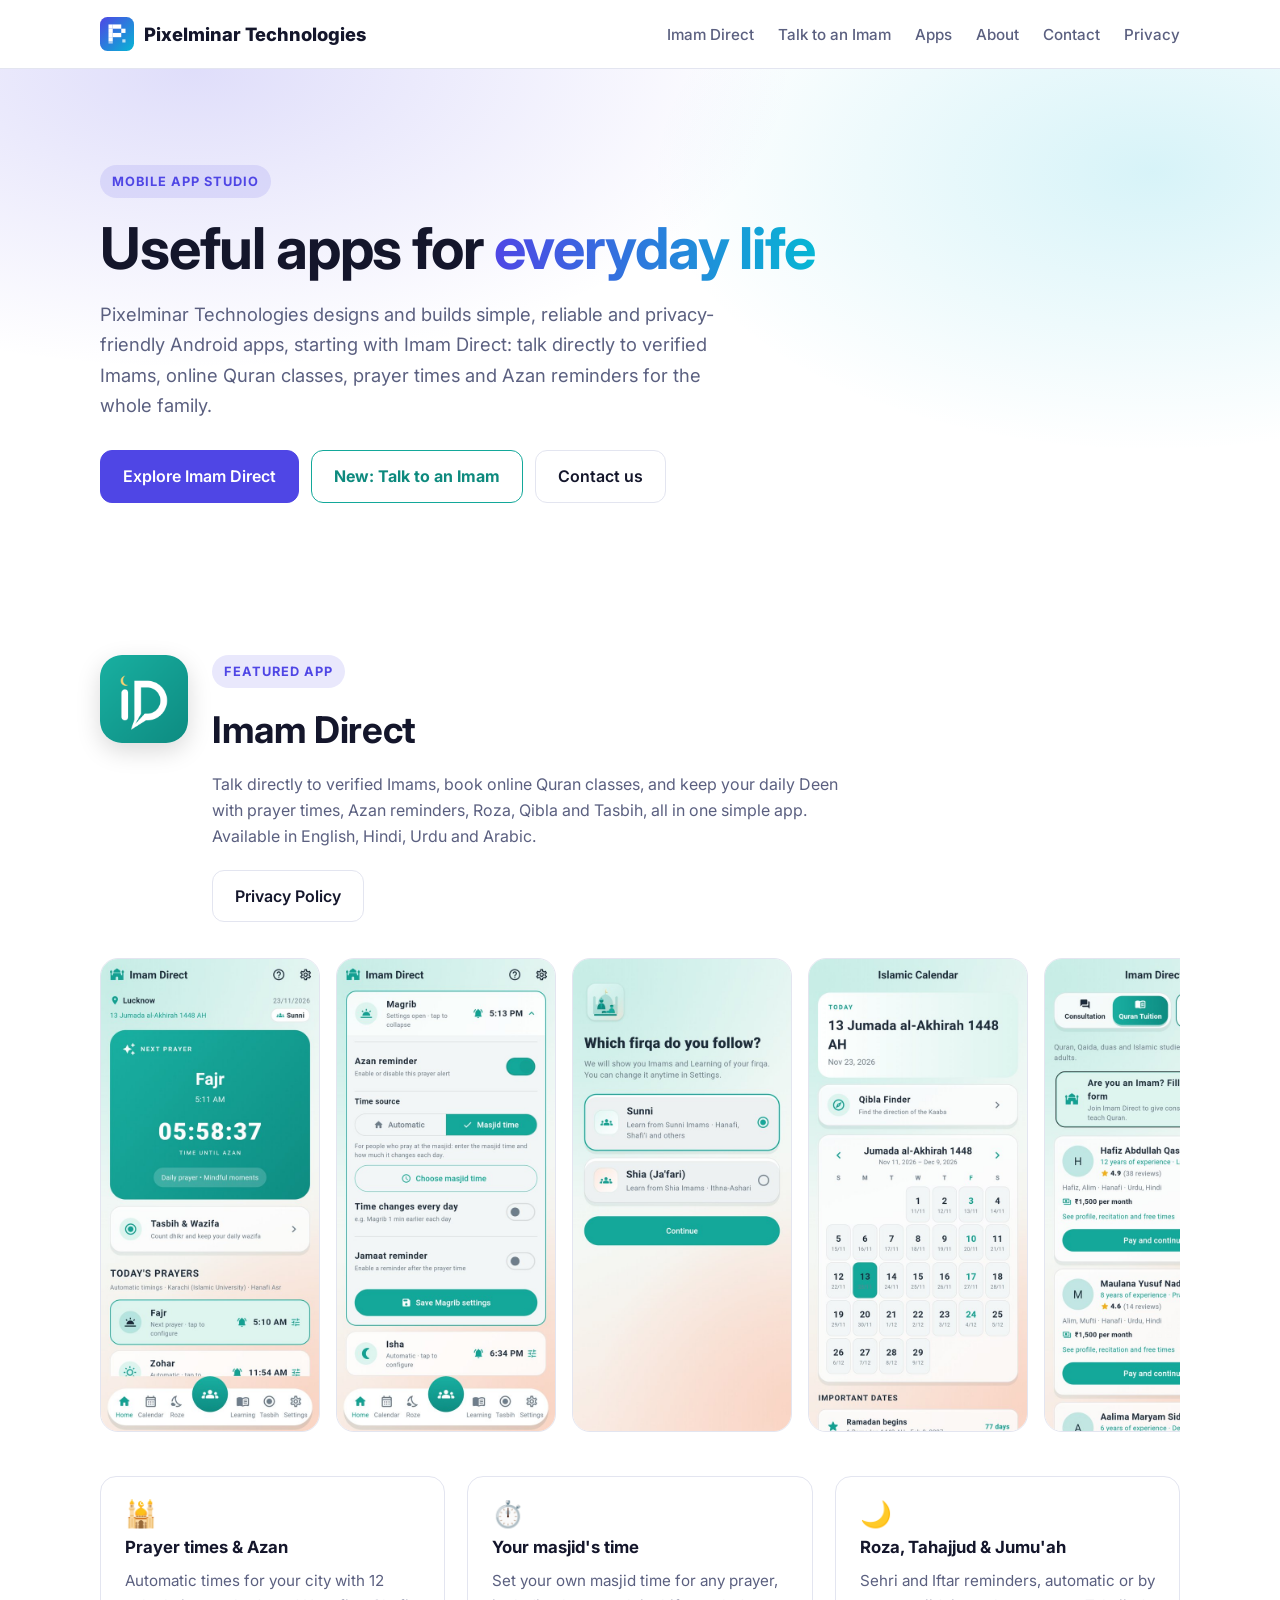
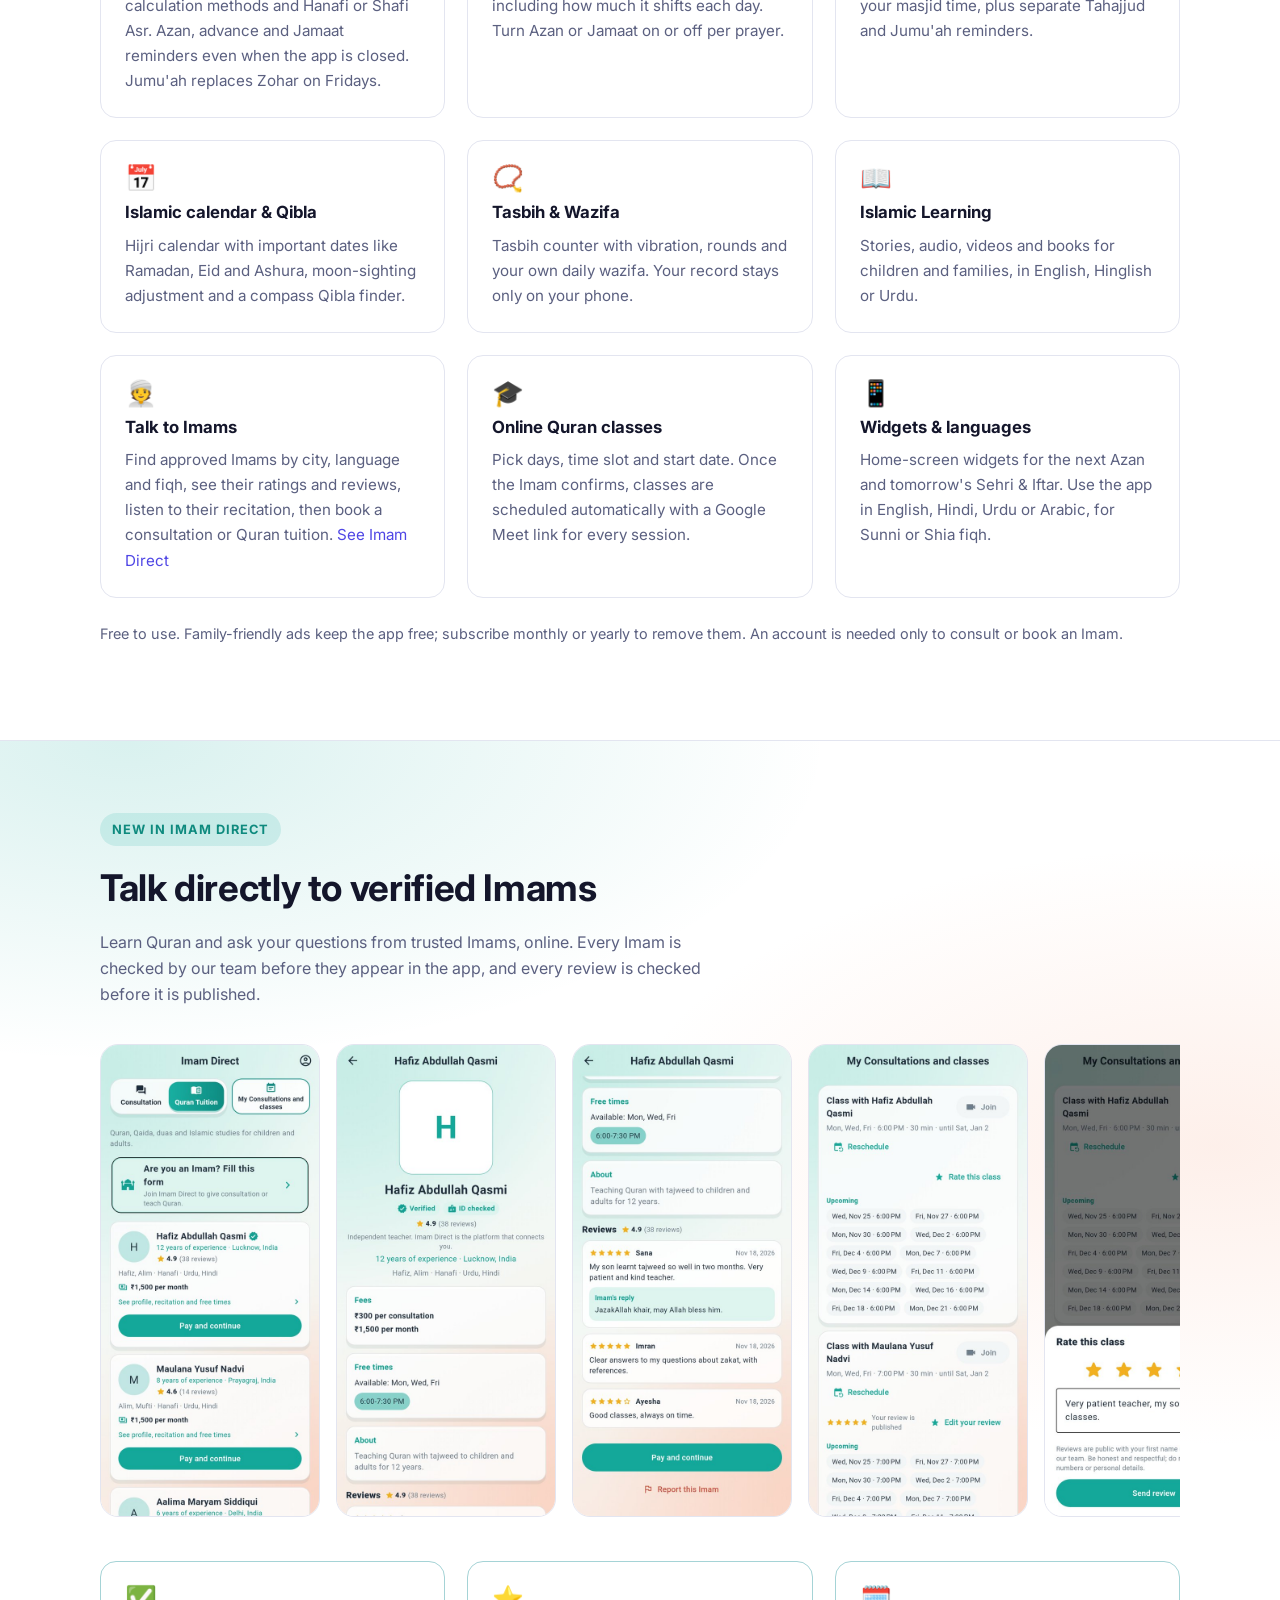
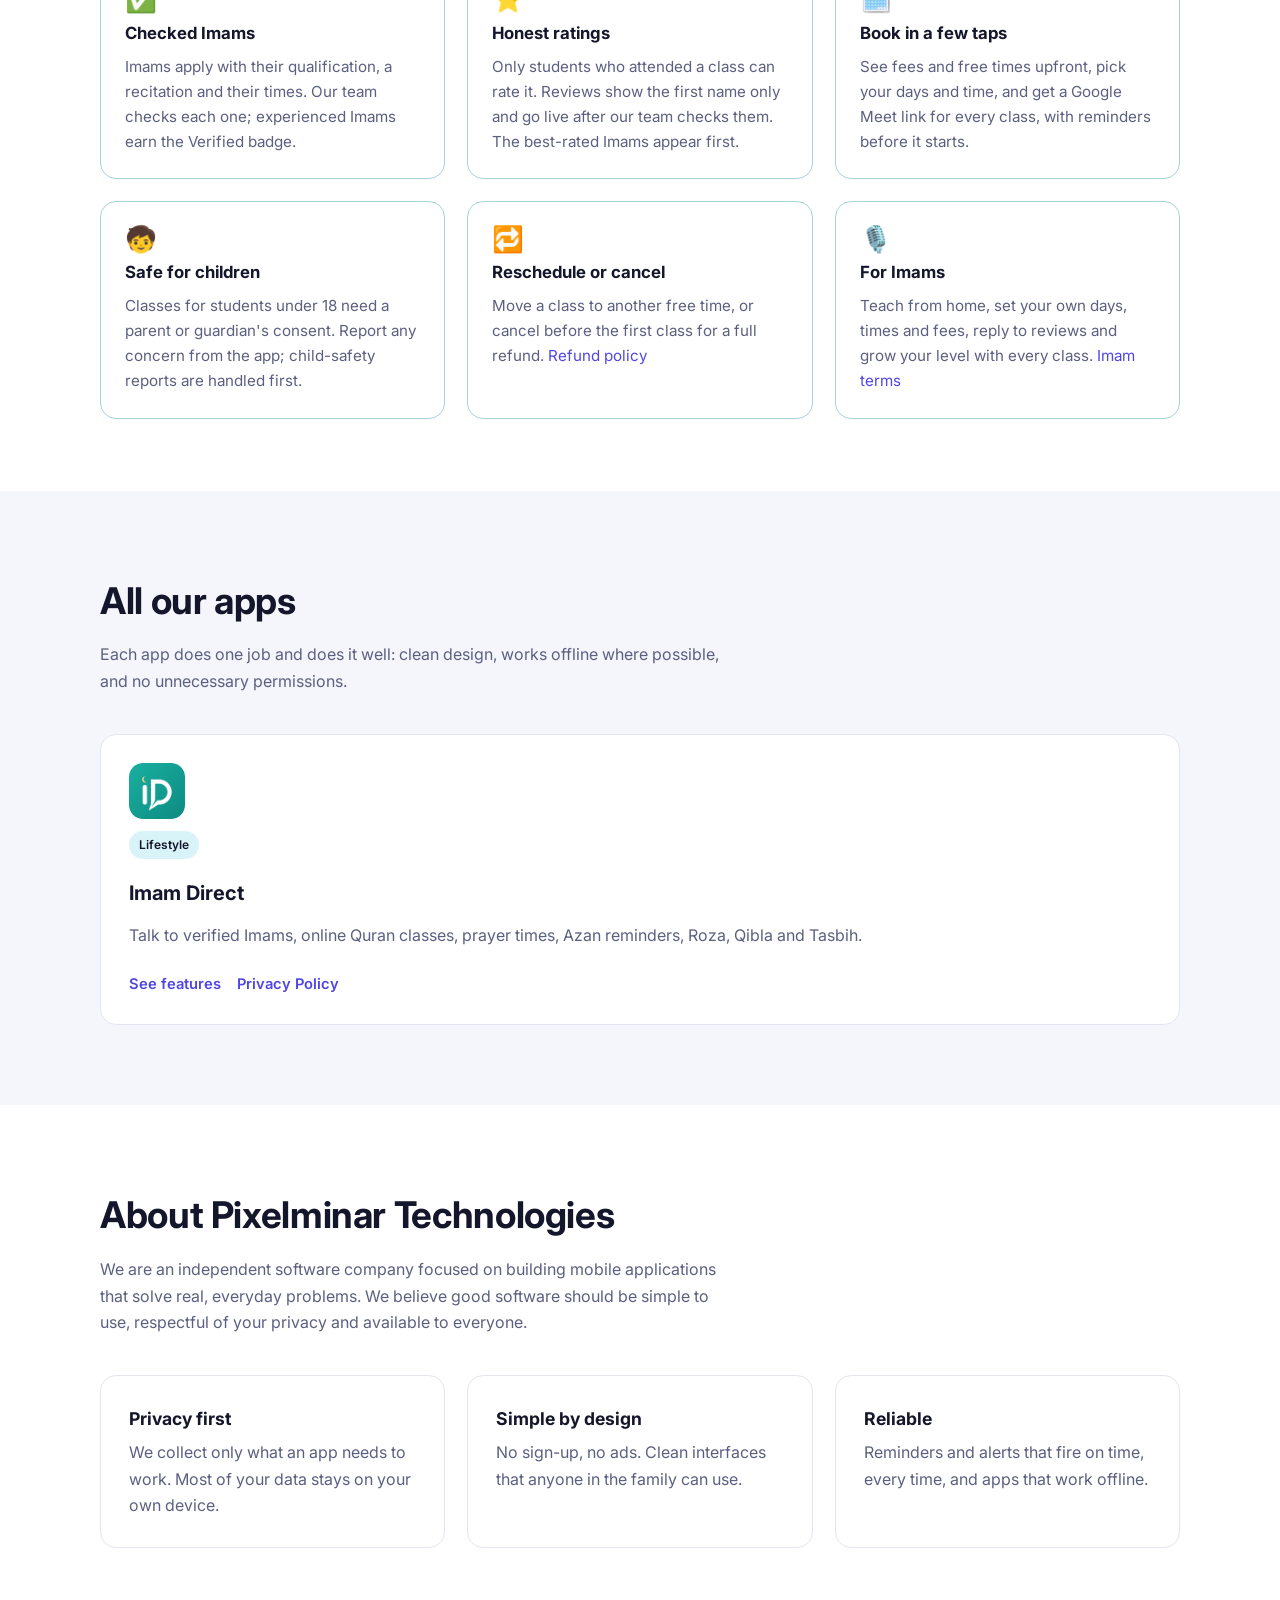
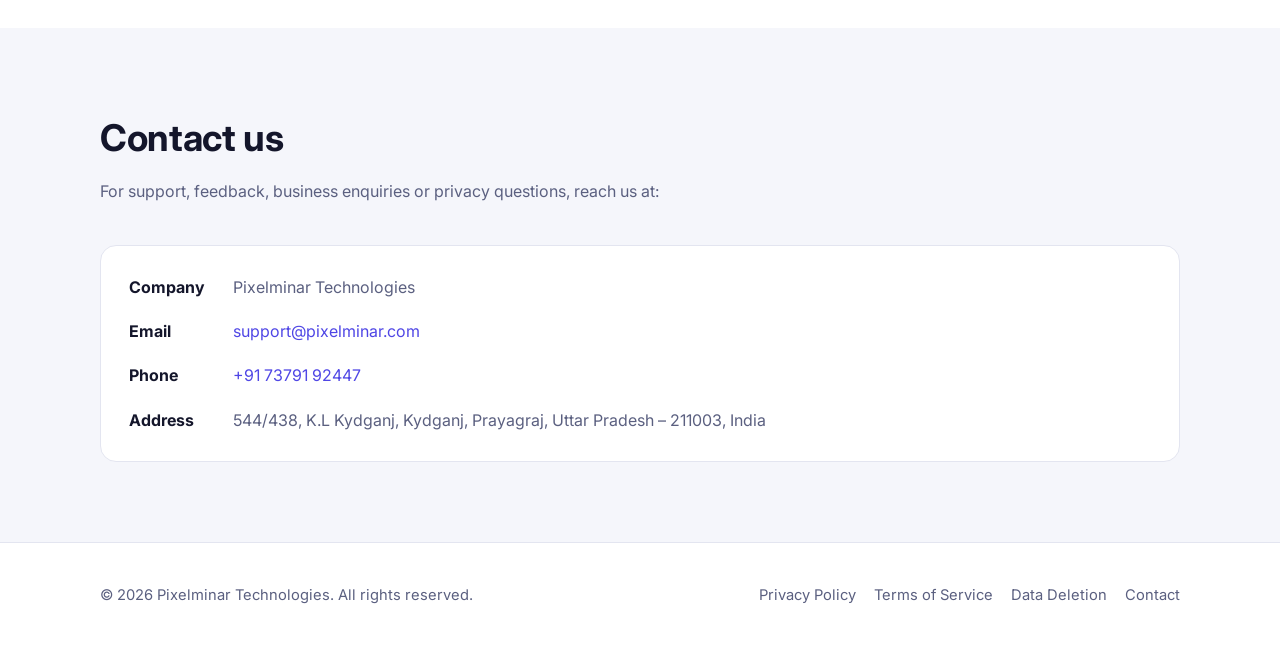
<file: index.html>
<!DOCTYPE html>
<html lang="en">
<head>
  <meta charset="UTF-8">
  <meta name="viewport" content="width=device-width, initial-scale=1.0">
  <title>Pixelminar Technologies – Simple, useful apps</title>
  <meta name="description" content="Pixelminar Technologies builds simple, privacy-friendly mobile apps. Imam Direct: talk directly to verified Imams, book online Quran classes, and get prayer times and Azan reminders.">
  <link rel="icon" href="assets/logo.svg" type="image/svg+xml">
  <link rel="preconnect" href="https://fonts.googleapis.com">
  <link href="https://fonts.googleapis.com/css2?family=Inter:wght@400;500;600;700;800&display=swap" rel="stylesheet">
  <link rel="stylesheet" href="assets/style.css">
</head>
<body>

<header class="site-header">
  <div class="container nav">
    <a href="index.html" class="logo"><img src="assets/logo.svg" alt="" width="34" height="34"> Pixelminar Technologies</a>
    <button class="nav-toggle" aria-label="Menu" onclick="document.querySelector('.nav-links').classList.toggle('open')">☰</button>
    <ul class="nav-links">
      <li><a href="#azan-deen">Imam Direct</a></li>
      <li><a href="#imam-connect">Talk to an Imam</a></li>
      <li><a href="#apps">Apps</a></li>
      <li><a href="#about">About</a></li>
      <li><a href="#contact">Contact</a></li>
      <li><a href="privacy-policy.html">Privacy</a></li>
    </ul>
  </div>
</header>

<main>
  <section class="hero">
    <div class="container">
      <span class="eyebrow">Mobile app studio</span>
      <h1>Useful apps for <span>everyday life</span></h1>
      <p>Pixelminar Technologies designs and builds simple, reliable and privacy-friendly Android apps, starting with Imam Direct: talk directly to verified Imams, online Quran classes, prayer times and Azan reminders for the whole family.</p>
      <div class="btns">
        <a href="#azan-deen" class="btn btn-primary">Explore Imam Direct</a>
        <a href="#imam-connect" class="btn btn-imam">New: Talk to an Imam</a>
        <a href="#contact" class="btn">Contact us</a>
      </div>
    </div>
  </section>

  <section id="azan-deen" class="showcase">
    <div class="container">
      <div class="showcase-head">
        <img src="assets/azan/icon.png" alt="Imam Direct app icon" width="88" height="88" class="showcase-icon">
        <div>
          <span class="eyebrow">Featured app</span>
          <h2 class="section-title">Imam Direct</h2>
          <p class="section-sub">Talk directly to verified Imams, book online Quran classes, and keep your daily Deen with prayer times, Azan reminders, Roza, Qibla and Tasbih, all in one simple app. Available in English, Hindi, Urdu and Arabic.</p>
          <div class="btns">
            <!-- <a href="https://play.google.com/store/apps/details?id=com.mozamrocket.azandeen" class="btn btn-primary">Get it on Google Play</a> -->
            <a href="privacy/azan.html" class="btn">Privacy Policy</a>
          </div>
        </div>
      </div>

      <div class="shots" tabindex="0" aria-label="App screenshots">
        <img src="assets/azan/home_new.jpg" alt="Home screen with next prayer countdown and today's prayers" loading="lazy" width="540" height="1168">
        <img src="assets/azan/masjid_time.jpg" alt="Set your masjid time for a prayer, with daily change and Jamaat reminder" loading="lazy" width="540" height="1168">
        <img src="assets/azan/fiqh.jpg" alt="Choose Sunni or Shia (Ja'fari)" loading="lazy" width="540" height="1168">
        <img src="assets/azan/calendar_new.jpg" alt="Islamic calendar with Hijri and English dates and Qibla finder" loading="lazy" width="540" height="1168">
        <img src="assets/azan/imam_list.jpg" alt="Imam Direct: Imams with ratings, fees and Verified badge" loading="lazy" width="540" height="1168">
        <img src="assets/azan/imam_profile.jpg" alt="Imam profile with Verified and ID checked badges, fees and free times" loading="lazy" width="540" height="1168">
        <img src="assets/azan/imam_reviews.jpg" alt="Student reviews with the Imam's reply" loading="lazy" width="540" height="1168">
        <img src="assets/azan/imam_classes.jpg" alt="My Consultations and classes with Join, Reschedule and Rate this class" loading="lazy" width="540" height="1168">
      </div>

      <div class="grid features">
        <div class="card"><div class="f-ico">🕌</div><h3>Prayer times &amp; Azan</h3><p>Automatic times for your city with 12 calculation methods and Hanafi or Shafi Asr. Azan, advance and Jamaat reminders even when the app is closed. Jumu'ah replaces Zohar on Fridays.</p></div>
        <div class="card"><div class="f-ico">⏱️</div><h3>Your masjid's time</h3><p>Set your own masjid time for any prayer, including how much it shifts each day. Turn Azan or Jamaat on or off per prayer.</p></div>
        <div class="card"><div class="f-ico">🌙</div><h3>Roza, Tahajjud &amp; Jumu'ah</h3><p>Sehri and Iftar reminders, automatic or by your masjid time, plus separate Tahajjud and Jumu'ah reminders.</p></div>
        <div class="card"><div class="f-ico">📅</div><h3>Islamic calendar &amp; Qibla</h3><p>Hijri calendar with important dates like Ramadan, Eid and Ashura, moon-sighting adjustment and a compass Qibla finder.</p></div>
        <div class="card"><div class="f-ico">📿</div><h3>Tasbih &amp; Wazifa</h3><p>Tasbih counter with vibration, rounds and your own daily wazifa. Your record stays only on your phone.</p></div>
        <div class="card"><div class="f-ico">📖</div><h3>Islamic Learning</h3><p>Stories, audio, videos and books for children and families, in English, Hinglish or Urdu.</p></div>
        <div class="card"><div class="f-ico">👳</div><h3>Talk to Imams</h3><p>Find approved Imams by city, language and fiqh, see their ratings and reviews, listen to their recitation, then book a consultation or Quran tuition. <a href="#imam-connect">See Imam Direct</a></p></div>
        <div class="card"><div class="f-ico">🎓</div><h3>Online Quran classes</h3><p>Pick days, time slot and start date. Once the Imam confirms, classes are scheduled automatically with a Google Meet link for every session.</p></div>
        <div class="card"><div class="f-ico">📱</div><h3>Widgets &amp; languages</h3><p>Home-screen widgets for the next Azan and tomorrow's Sehri &amp; Iftar. Use the app in English, Hindi, Urdu or Arabic, for Sunni or Shia fiqh.</p></div>
      </div>
      <p class="fine">Free to use. Family-friendly ads keep the app free; subscribe monthly or yearly to remove them. An account is needed only to consult or book an Imam.</p>
    </div>
  </section>

  <section id="imam-connect" class="imam-connect">
    <div class="container">
      <span class="eyebrow eyebrow-imam">New in Imam Direct</span>
      <h2 class="section-title">Talk directly to verified Imams</h2>
      <p class="section-sub">Learn Quran and ask your questions from trusted Imams, online. Every Imam is checked by our team before they appear in the app, and every review is checked before it is published.</p>

      <div class="shots" tabindex="0" aria-label="Imam Direct screenshots">
        <img src="assets/azan/imam_list.jpg" alt="Imam Direct: Imams with ratings, fees and Verified badge" loading="lazy" width="540" height="1168">
        <img src="assets/azan/imam_profile.jpg" alt="Imam profile with Verified and ID checked badges, fees and free times" loading="lazy" width="540" height="1168">
        <img src="assets/azan/imam_reviews.jpg" alt="Student reviews with the Imam's reply" loading="lazy" width="540" height="1168">
        <img src="assets/azan/imam_classes.jpg" alt="My Consultations and classes with Join, Reschedule and Rate this class" loading="lazy" width="540" height="1168">
        <img src="assets/azan/imam_rate.jpg" alt="Rate a class with stars and a short review" loading="lazy" width="540" height="1168">
      </div>

      <div class="grid features">
        <div class="card"><div class="f-ico">✅</div><h3>Checked Imams</h3><p>Imams apply with their qualification, a recitation and their times. Our team checks each one; experienced Imams earn the Verified badge.</p></div>
        <div class="card"><div class="f-ico">⭐</div><h3>Honest ratings</h3><p>Only students who attended a class can rate it. Reviews show the first name only and go live after our team checks them. The best-rated Imams appear first.</p></div>
        <div class="card"><div class="f-ico">🗓️</div><h3>Book in a few taps</h3><p>See fees and free times upfront, pick your days and time, and get a Google Meet link for every class, with reminders before it starts.</p></div>
        <div class="card"><div class="f-ico">🧒</div><h3>Safe for children</h3><p>Classes for students under 18 need a parent or guardian's consent. Report any concern from the app; child-safety reports are handled first.</p></div>
        <div class="card"><div class="f-ico">🔁</div><h3>Reschedule or cancel</h3><p>Move a class to another free time, or cancel before the first class for a full refund. <a href="azan/refund.html">Refund policy</a></p></div>
        <div class="card"><div class="f-ico">🎙️</div><h3>For Imams</h3><p>Teach from home, set your own days, times and fees, reply to reviews and grow your level with every class. <a href="azan/imam-terms.html">Imam terms</a></p></div>
      </div>
    </div>
  </section>

  <section id="apps" class="section-soft">
    <div class="container">
      <h2 class="section-title">All our apps</h2>
      <p class="section-sub">Each app does one job and does it well: clean design, works offline where possible, and no unnecessary permissions.</p>

      <div class="grid">
        <article class="card app-card">
          <img src="assets/azan/icon.png" alt="" width="56" height="56" class="app-icon">
          <span class="badge">Lifestyle</span>
          <h3>Imam Direct</h3>
          <p>Talk to verified Imams, online Quran classes, prayer times, Azan reminders, Roza, Qibla and Tasbih.</p>
          <div class="links">
            <a href="#azan-deen">See features</a>
            <a href="privacy/azan.html">Privacy Policy</a>
          </div>
        </article>
      </div>
    </div>
  </section>

  <section id="about">
    <div class="container">
      <h2 class="section-title">About Pixelminar Technologies</h2>
      <p class="section-sub">We are an independent software company focused on building mobile applications that solve real, everyday problems. We believe good software should be simple to use, respectful of your privacy and available to everyone.</p>
      <div class="grid values">
        <div class="card"><h3>Privacy first</h3><p>We collect only what an app needs to work. Most of your data stays on your own device.</p></div>
        <div class="card"><h3>Simple by design</h3><p>No sign-up, no ads. Clean interfaces that anyone in the family can use.</p></div>
        <div class="card"><h3>Reliable</h3><p>Reminders and alerts that fire on time, every time, and apps that work offline.</p></div>
      </div>
    </div>
  </section>

  <section id="contact" class="section-soft">
    <div class="container">
      <h2 class="section-title">Contact us</h2>
      <p class="section-sub">For support, feedback, business enquiries or privacy questions, reach us at:</p>
      <div class="card">
        <ul class="contact-list">
          <li><span class="k">Company</span><span class="v">Pixelminar Technologies</span></li>
          <li><span class="k">Email</span><span class="v"><a href="mailto:support@pixelminar.com">support@pixelminar.com</a></span></li>
          <li><span class="k">Phone</span><span class="v"><a href="tel:+917379192447">+91 73791 92447</a></span></li>
          <li><span class="k">Address</span><span class="v">544/438, K.L Kydganj, Kydganj, Prayagraj, Uttar Pradesh – 211003, India</span></li>
        </ul>
      </div>
    </div>
  </section>
</main>

<footer class="site-footer">
  <div class="container footer-grid">
    <div>© <span id="y">2026</span> Pixelminar Technologies. All rights reserved.</div>
    <div class="footer-links">
      <a href="privacy-policy.html">Privacy Policy</a>
      <a href="terms.html">Terms of Service</a>
      <a href="data-deletion.html">Data Deletion</a>
      <a href="index.html#contact">Contact</a>
    </div>
  </div>
</footer>
<script>document.getElementById('y').textContent = new Date().getFullYear();</script>
</body>
</html>
</file>
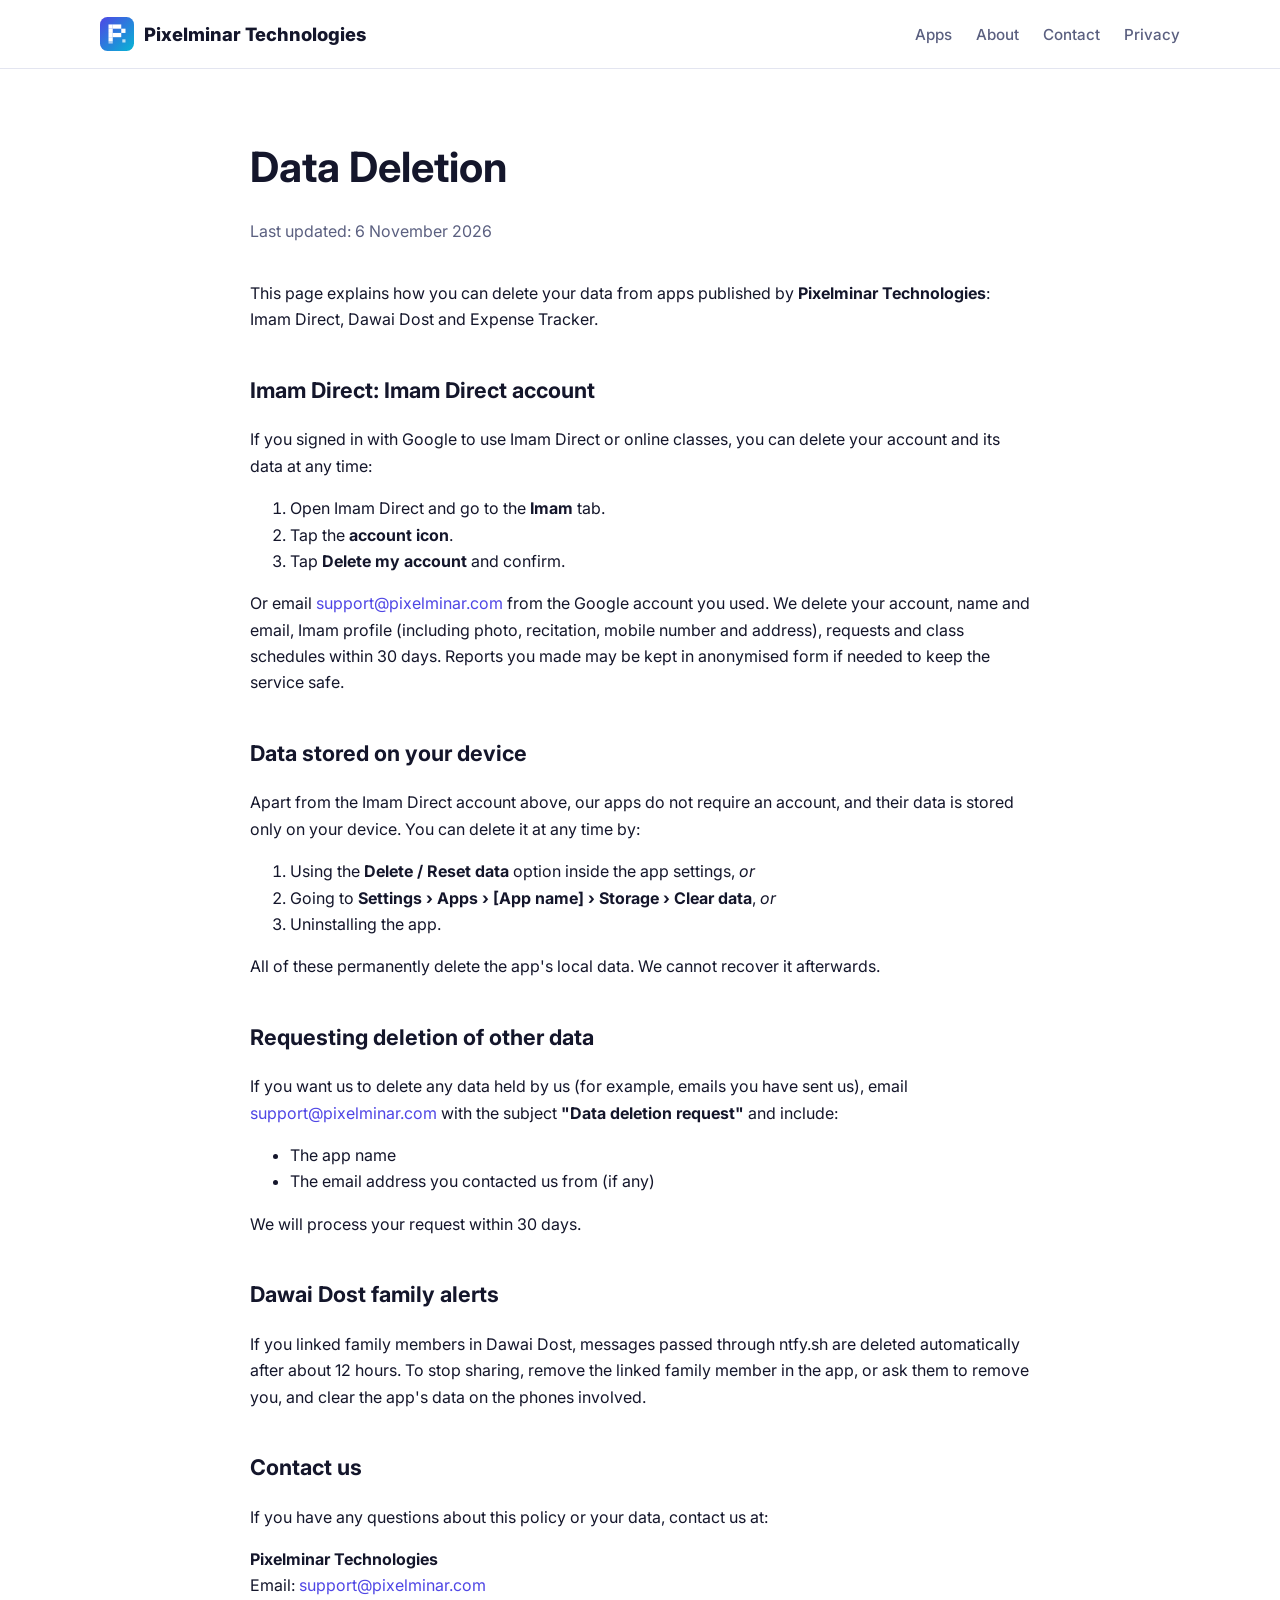
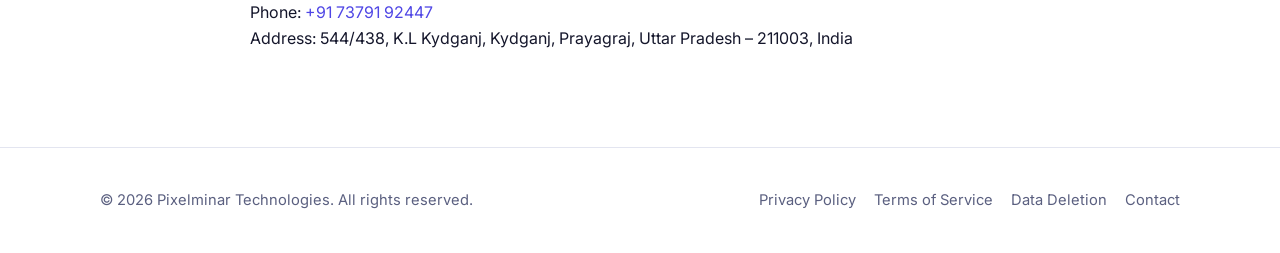
<file: data-deletion.html>
<!DOCTYPE html>
<html lang="en">
<head>
  <meta charset="UTF-8">
  <meta name="viewport" content="width=device-width, initial-scale=1.0">
  <title>Data Deletion – Pixelminar Technologies</title>
  <link rel="icon" href="assets/logo.svg" type="image/svg+xml">
  <link rel="preconnect" href="https://fonts.googleapis.com">
  <link href="https://fonts.googleapis.com/css2?family=Inter:wght@400;500;600;700;800&display=swap" rel="stylesheet">
  <link rel="stylesheet" href="assets/style.css">
</head>
<body>

<header class="site-header">
  <div class="container nav">
    <a href="index.html" class="logo"><img src="assets/logo.svg" alt="" width="34" height="34"> Pixelminar Technologies</a>
    <button class="nav-toggle" aria-label="Menu" onclick="document.querySelector('.nav-links').classList.toggle('open')">☰</button>
    <ul class="nav-links">
      <li><a href="index.html#apps">Apps</a></li>
      <li><a href="index.html#about">About</a></li>
      <li><a href="index.html#contact">Contact</a></li>
      <li><a href="privacy-policy.html">Privacy</a></li>
    </ul>
  </div>
</header>

<main class="legal">
  <div class="container">
    <h1>Data Deletion</h1>
    <p class="meta">Last updated: 6 November 2026</p>

    <p>This page explains how you can delete your data from apps published by <strong>Pixelminar Technologies</strong>: Imam Direct, Dawai Dost and Expense Tracker.</p>

    <h2>Imam Direct: Imam Direct account</h2>
    <p>If you signed in with Google to use Imam Direct or online classes, you can delete your account and its data at any time:</p>
    <ol>
      <li>Open Imam Direct and go to the <strong>Imam</strong> tab.</li>
      <li>Tap the <strong>account icon</strong>.</li>
      <li>Tap <strong>Delete my account</strong> and confirm.</li>
    </ol>
    <p>Or email <a href="mailto:support@pixelminar.com?subject=Delete%20my%20Azan%20%26%20Deen%20account">support@pixelminar.com</a> from the Google account you used. We delete your account, name and email, Imam profile (including photo, recitation, mobile number and address), requests and class schedules within 30 days. Reports you made may be kept in anonymised form if needed to keep the service safe.</p>

    <h2>Data stored on your device</h2>
    <p>Apart from the Imam Direct account above, our apps do not require an account, and their data is stored only on your device. You can delete it at any time by:</p>
    <ol>
      <li>Using the <strong>Delete / Reset data</strong> option inside the app settings, <em>or</em></li>
      <li>Going to <strong>Settings › Apps › [App name] › Storage › Clear data</strong>, <em>or</em></li>
      <li>Uninstalling the app.</li>
    </ol>
    <p>All of these permanently delete the app's local data. We cannot recover it afterwards.</p>

    <h2>Requesting deletion of other data</h2>
    <p>If you want us to delete any data held by us (for example, emails you have sent us), email <a href="mailto:support@pixelminar.com?subject=Data%20deletion%20request">support@pixelminar.com</a> with the subject <strong>"Data deletion request"</strong> and include:</p>
    <ul>
      <li>The app name</li>
      <li>The email address you contacted us from (if any)</li>
    </ul>
    <p>We will process your request within 30 days.</p>

    <h2>Dawai Dost family alerts</h2>
    <p>If you linked family members in Dawai Dost, messages passed through ntfy.sh are deleted automatically after about 12 hours. To stop sharing, remove the linked family member in the app, or ask them to remove you, and clear the app's data on the phones involved.</p>

    <h2>Contact us</h2>
    <p>If you have any questions about this policy or your data, contact us at:</p>
    <p><strong>Pixelminar Technologies</strong><br>
    Email: <a href="mailto:support@pixelminar.com">support@pixelminar.com</a><br>
    Phone: <a href="tel:+917379192447">+91 73791 92447</a><br>
    Address: 544/438, K.L Kydganj, Kydganj, Prayagraj, Uttar Pradesh – 211003, India</p>

  </div>
</main>

<footer class="site-footer">
  <div class="container footer-grid">
    <div>© 2026 Pixelminar Technologies. All rights reserved.</div>
    <div class="footer-links">
      <a href="privacy-policy.html">Privacy Policy</a>
      <a href="terms.html">Terms of Service</a>
      <a href="data-deletion.html">Data Deletion</a>
      <a href="index.html#contact">Contact</a>
    </div>
  </div>
</footer>
</body>
</html>
</file>
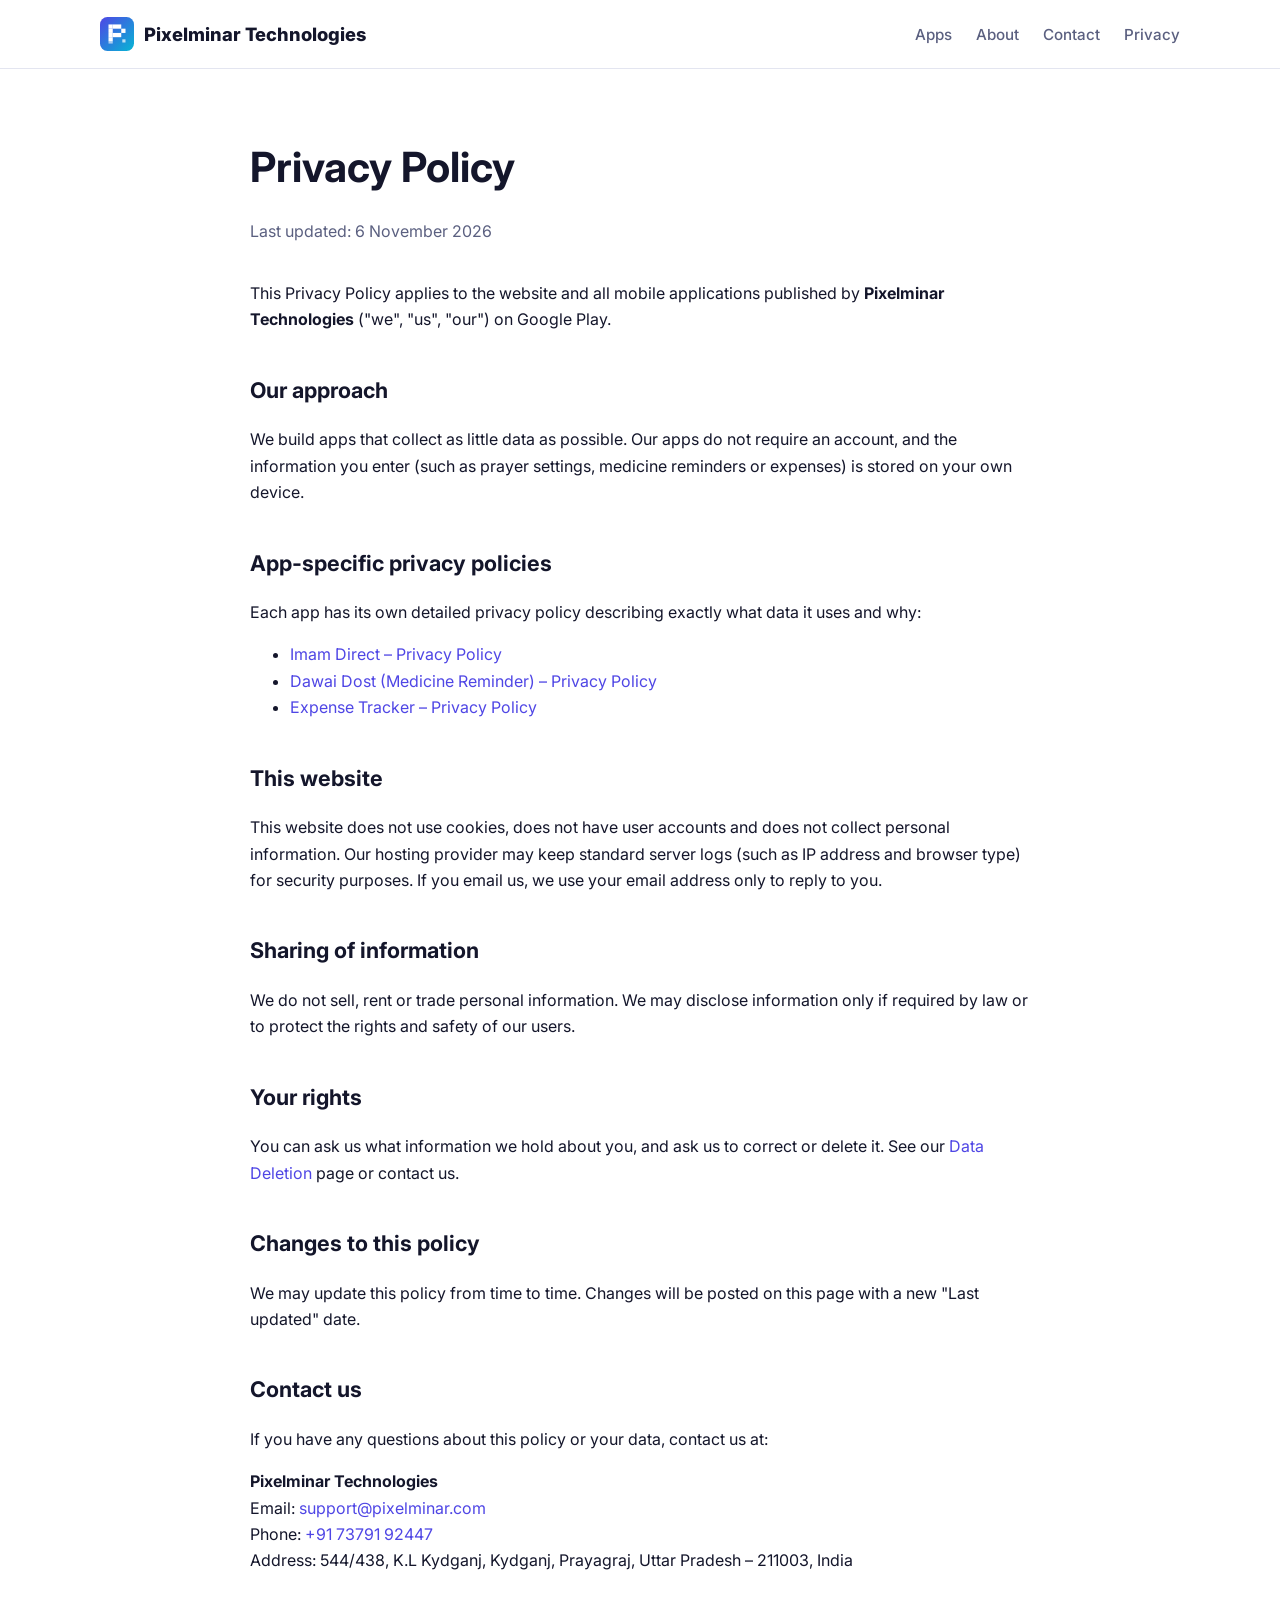
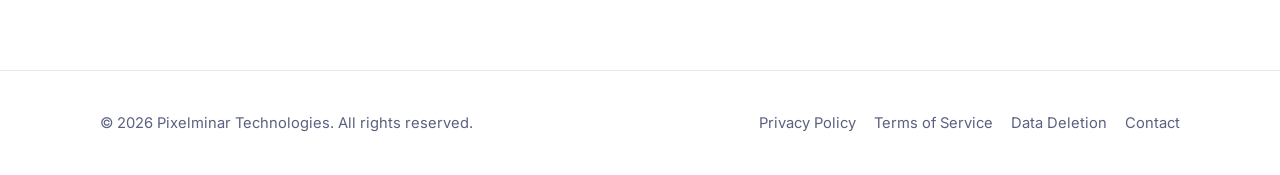
<file: privacy-policy.html>
<!DOCTYPE html>
<html lang="en">
<head>
  <meta charset="UTF-8">
  <meta name="viewport" content="width=device-width, initial-scale=1.0">
  <title>Privacy Policy – Pixelminar Technologies</title>
  <link rel="icon" href="assets/logo.svg" type="image/svg+xml">
  <link rel="preconnect" href="https://fonts.googleapis.com">
  <link href="https://fonts.googleapis.com/css2?family=Inter:wght@400;500;600;700;800&display=swap" rel="stylesheet">
  <link rel="stylesheet" href="assets/style.css">
</head>
<body>

<header class="site-header">
  <div class="container nav">
    <a href="index.html" class="logo"><img src="assets/logo.svg" alt="" width="34" height="34"> Pixelminar Technologies</a>
    <button class="nav-toggle" aria-label="Menu" onclick="document.querySelector('.nav-links').classList.toggle('open')">☰</button>
    <ul class="nav-links">
      <li><a href="index.html#apps">Apps</a></li>
      <li><a href="index.html#about">About</a></li>
      <li><a href="index.html#contact">Contact</a></li>
      <li><a href="privacy-policy.html">Privacy</a></li>
    </ul>
  </div>
</header>

<main class="legal">
  <div class="container">
    <h1>Privacy Policy</h1>
    <p class="meta">Last updated: 6 November 2026</p>

    <p>This Privacy Policy applies to the website and all mobile applications published by <strong>Pixelminar Technologies</strong> ("we", "us", "our") on Google Play.</p>

    <h2>Our approach</h2>
    <p>We build apps that collect as little data as possible. Our apps do not require an account, and the information you enter (such as prayer settings, medicine reminders or expenses) is stored on your own device.</p>

    <h2>App-specific privacy policies</h2>
    <p>Each app has its own detailed privacy policy describing exactly what data it uses and why:</p>
    <ul>
      <li><a href="privacy/azan.html">Imam Direct – Privacy Policy</a></li>
      <li><a href="privacy/med-reminder.html">Dawai Dost (Medicine Reminder) – Privacy Policy</a></li>
      <li><a href="privacy/expense-tracker.html">Expense Tracker – Privacy Policy</a></li>
    </ul>

    <h2>This website</h2>
    <p>This website does not use cookies, does not have user accounts and does not collect personal information. Our hosting provider may keep standard server logs (such as IP address and browser type) for security purposes. If you email us, we use your email address only to reply to you.</p>

    <h2>Sharing of information</h2>
    <p>We do not sell, rent or trade personal information. We may disclose information only if required by law or to protect the rights and safety of our users.</p>

    <h2>Your rights</h2>
    <p>You can ask us what information we hold about you, and ask us to correct or delete it. See our <a href="data-deletion.html">Data Deletion</a> page or contact us.</p>

    <h2>Changes to this policy</h2>
    <p>We may update this policy from time to time. Changes will be posted on this page with a new "Last updated" date.</p>

    <h2>Contact us</h2>
    <p>If you have any questions about this policy or your data, contact us at:</p>
    <p><strong>Pixelminar Technologies</strong><br>
    Email: <a href="mailto:support@pixelminar.com">support@pixelminar.com</a><br>
    Phone: <a href="tel:+917379192447">+91 73791 92447</a><br>
    Address: 544/438, K.L Kydganj, Kydganj, Prayagraj, Uttar Pradesh – 211003, India</p>

  </div>
</main>

<footer class="site-footer">
  <div class="container footer-grid">
    <div>© 2026 Pixelminar Technologies. All rights reserved.</div>
    <div class="footer-links">
      <a href="privacy-policy.html">Privacy Policy</a>
      <a href="terms.html">Terms of Service</a>
      <a href="data-deletion.html">Data Deletion</a>
      <a href="index.html#contact">Contact</a>
    </div>
  </div>
</footer>
</body>
</html>
</file>
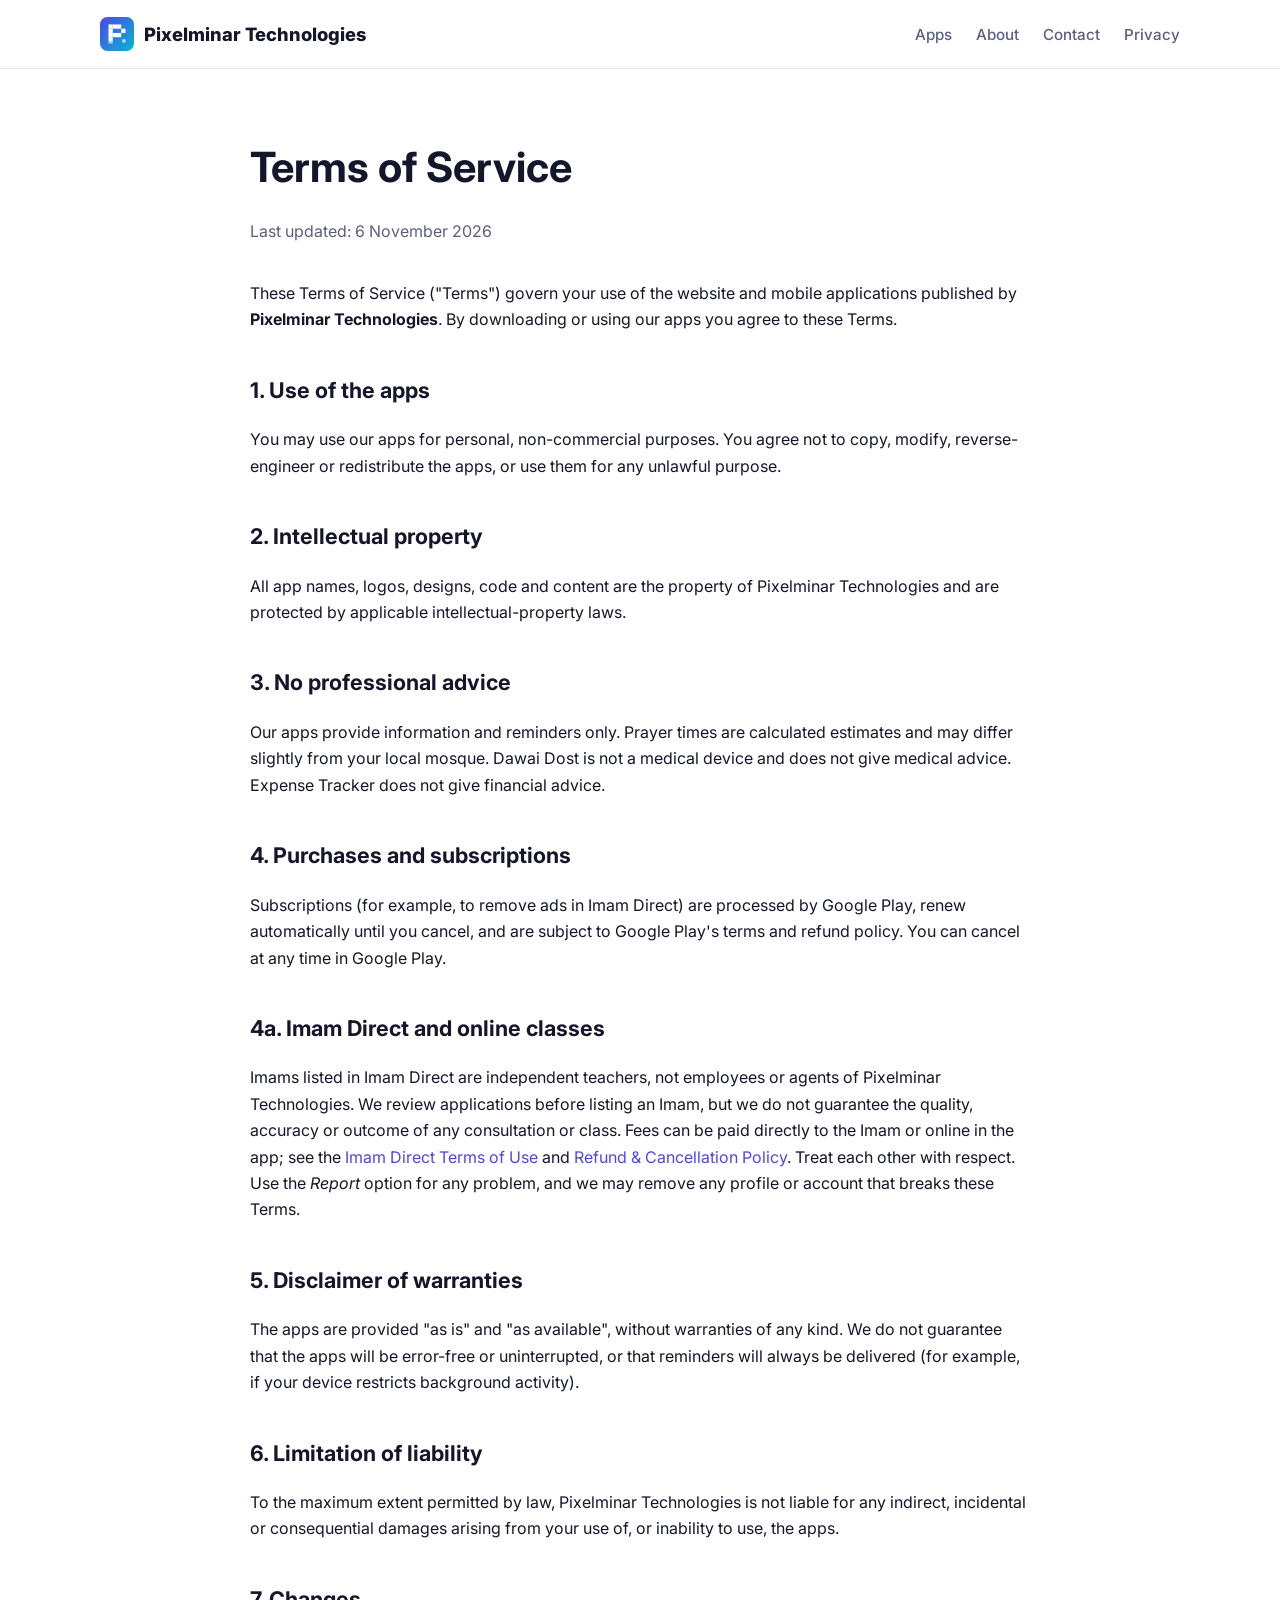
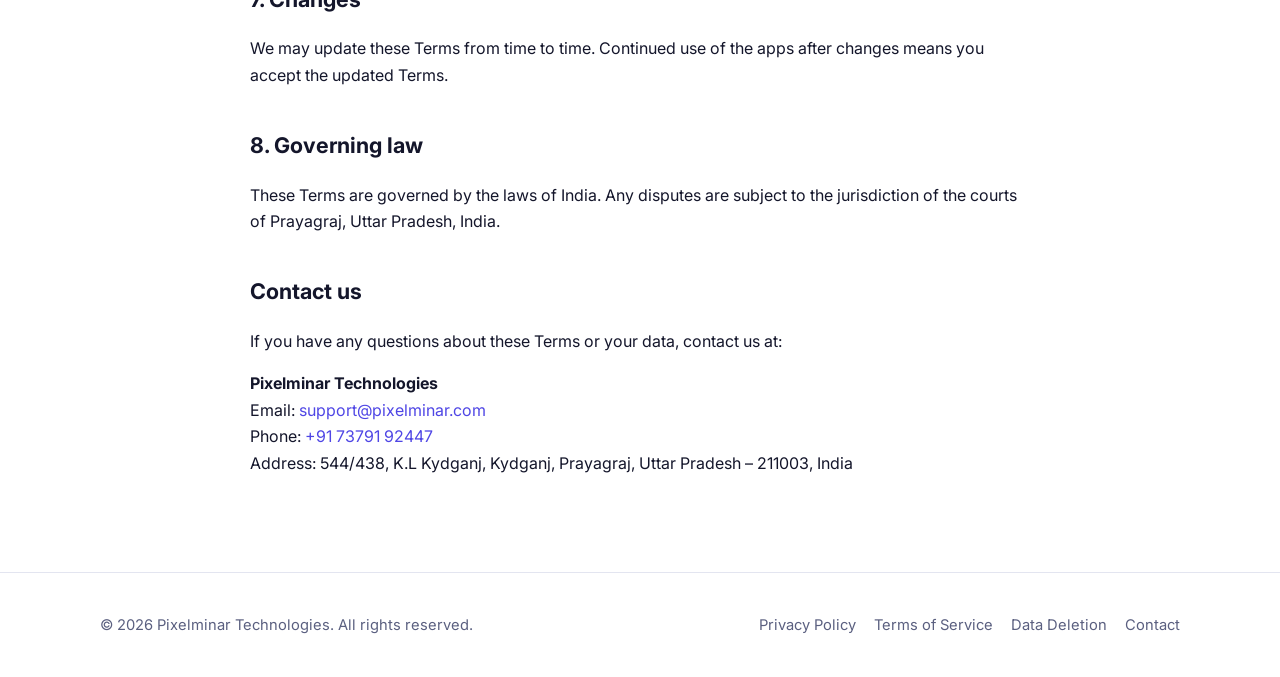
<file: terms.html>
<!DOCTYPE html>
<html lang="en">
<head>
  <meta charset="UTF-8">
  <meta name="viewport" content="width=device-width, initial-scale=1.0">
  <title>Terms of Service – Pixelminar Technologies</title>
  <link rel="icon" href="assets/logo.svg" type="image/svg+xml">
  <link rel="preconnect" href="https://fonts.googleapis.com">
  <link href="https://fonts.googleapis.com/css2?family=Inter:wght@400;500;600;700;800&display=swap" rel="stylesheet">
  <link rel="stylesheet" href="assets/style.css">
</head>
<body>

<header class="site-header">
  <div class="container nav">
    <a href="index.html" class="logo"><img src="assets/logo.svg" alt="" width="34" height="34"> Pixelminar Technologies</a>
    <button class="nav-toggle" aria-label="Menu" onclick="document.querySelector('.nav-links').classList.toggle('open')">☰</button>
    <ul class="nav-links">
      <li><a href="index.html#apps">Apps</a></li>
      <li><a href="index.html#about">About</a></li>
      <li><a href="index.html#contact">Contact</a></li>
      <li><a href="privacy-policy.html">Privacy</a></li>
    </ul>
  </div>
</header>

<main class="legal">
  <div class="container">
    <h1>Terms of Service</h1>
    <p class="meta">Last updated: 6 November 2026</p>

    <p>These Terms of Service ("Terms") govern your use of the website and mobile applications published by <strong>Pixelminar Technologies</strong>. By downloading or using our apps you agree to these Terms.</p>

    <h2>1. Use of the apps</h2>
    <p>You may use our apps for personal, non-commercial purposes. You agree not to copy, modify, reverse-engineer or redistribute the apps, or use them for any unlawful purpose.</p>

    <h2>2. Intellectual property</h2>
    <p>All app names, logos, designs, code and content are the property of Pixelminar Technologies and are protected by applicable intellectual-property laws.</p>

    <h2>3. No professional advice</h2>
    <p>Our apps provide information and reminders only. Prayer times are calculated estimates and may differ slightly from your local mosque. Dawai Dost is not a medical device and does not give medical advice. Expense Tracker does not give financial advice.</p>

    <h2>4. Purchases and subscriptions</h2>
    <p>Subscriptions (for example, to remove ads in Imam Direct) are processed by Google Play, renew automatically until you cancel, and are subject to Google Play's terms and refund policy. You can cancel at any time in Google Play.</p>

    <h2>4a. Imam Direct and online classes</h2>
    <p>Imams listed in Imam Direct are independent teachers, not employees or agents of Pixelminar Technologies. We review applications before listing an Imam, but we do not guarantee the quality, accuracy or outcome of any consultation or class. Fees can be paid directly to the Imam or online in the app; see the <a href="azan/terms.html">Imam Direct Terms of Use</a> and <a href="azan/refund.html">Refund &amp; Cancellation Policy</a>. Treat each other with respect. Use the <em>Report</em> option for any problem, and we may remove any profile or account that breaks these Terms.</p>

    <h2>5. Disclaimer of warranties</h2>
    <p>The apps are provided "as is" and "as available", without warranties of any kind. We do not guarantee that the apps will be error-free or uninterrupted, or that reminders will always be delivered (for example, if your device restricts background activity).</p>

    <h2>6. Limitation of liability</h2>
    <p>To the maximum extent permitted by law, Pixelminar Technologies is not liable for any indirect, incidental or consequential damages arising from your use of, or inability to use, the apps.</p>

    <h2>7. Changes</h2>
    <p>We may update these Terms from time to time. Continued use of the apps after changes means you accept the updated Terms.</p>

    <h2>8. Governing law</h2>
    <p>These Terms are governed by the laws of India. Any disputes are subject to the jurisdiction of the courts of Prayagraj, Uttar Pradesh, India.</p>

    <h2>Contact us</h2>
    <p>If you have any questions about these Terms or your data, contact us at:</p>
    <p><strong>Pixelminar Technologies</strong><br>
    Email: <a href="mailto:support@pixelminar.com">support@pixelminar.com</a><br>
    Phone: <a href="tel:+917379192447">+91 73791 92447</a><br>
    Address: 544/438, K.L Kydganj, Kydganj, Prayagraj, Uttar Pradesh – 211003, India</p>

  </div>
</main>

<footer class="site-footer">
  <div class="container footer-grid">
    <div>© 2026 Pixelminar Technologies. All rights reserved.</div>
    <div class="footer-links">
      <a href="privacy-policy.html">Privacy Policy</a>
      <a href="terms.html">Terms of Service</a>
      <a href="data-deletion.html">Data Deletion</a>
      <a href="index.html#contact">Contact</a>
    </div>
  </div>
</footer>
</body>
</html>
</file>
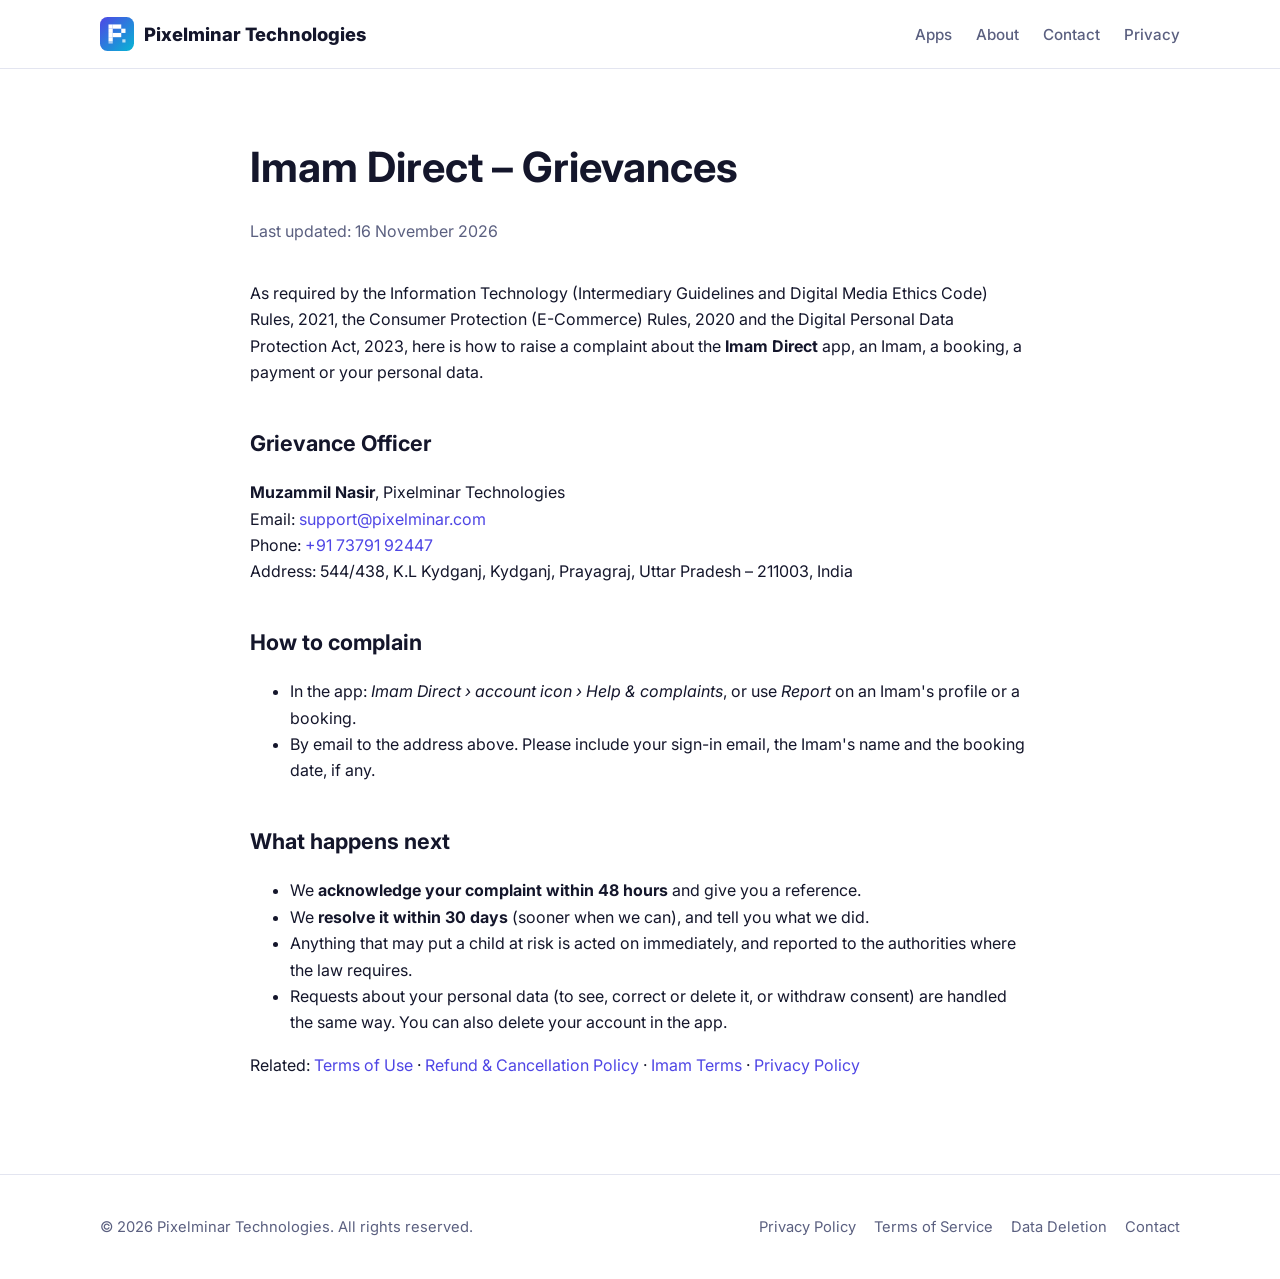
<file: azan/grievance.html>
<!DOCTYPE html>
<html lang="en">
<head>
  <meta charset="UTF-8">
  <meta name="viewport" content="width=device-width, initial-scale=1.0">
  <title>Imam Direct – Grievances – Pixelminar Technologies</title>
  <link rel="icon" href="../assets/logo.svg" type="image/svg+xml">
  <link rel="preconnect" href="https://fonts.googleapis.com">
  <link href="https://fonts.googleapis.com/css2?family=Inter:wght@400;500;600;700;800&display=swap" rel="stylesheet">
  <link rel="stylesheet" href="../assets/style.css">
</head>
<body>

<header class="site-header">
  <div class="container nav">
    <a href="../index.html" class="logo"><img src="../assets/logo.svg" alt="" width="34" height="34"> Pixelminar Technologies</a>
    <button class="nav-toggle" aria-label="Menu" onclick="document.querySelector('.nav-links').classList.toggle('open')">☰</button>
    <ul class="nav-links">
      <li><a href="../index.html#apps">Apps</a></li>
      <li><a href="../index.html#about">About</a></li>
      <li><a href="../index.html#contact">Contact</a></li>
      <li><a href="../privacy-policy.html">Privacy</a></li>
    </ul>
  </div>
</header>

<main class="legal">
  <div class="container">
    <h1>Imam Direct – Grievances</h1>
    <p class="meta">Last updated: 16 November 2026</p>

    <p>As required by the Information Technology (Intermediary Guidelines and Digital Media Ethics Code) Rules, 2021, the Consumer Protection (E-Commerce) Rules, 2020 and the Digital Personal Data Protection Act, 2023, here is how to raise a complaint about the <strong>Imam Direct</strong> app, an Imam, a booking, a payment or your personal data.</p>

    <h2>Grievance Officer</h2>
    <p><strong>Muzammil Nasir</strong>, Pixelminar Technologies<br>
    Email: <a href="mailto:support@pixelminar.com">support@pixelminar.com</a><br>
    Phone: <a href="tel:+917379192447">+91 73791 92447</a><br>
    Address: 544/438, K.L Kydganj, Kydganj, Prayagraj, Uttar Pradesh – 211003, India</p>

    <h2>How to complain</h2>
    <ul>
      <li>In the app: <em>Imam Direct › account icon › Help &amp; complaints</em>, or use <em>Report</em> on an Imam's profile or a booking.</li>
      <li>By email to the address above. Please include your sign-in email, the Imam's name and the booking date, if any.</li>
    </ul>

    <h2>What happens next</h2>
    <ul>
      <li>We <strong>acknowledge your complaint within 48 hours</strong> and give you a reference.</li>
      <li>We <strong>resolve it within 30 days</strong> (sooner when we can), and tell you what we did.</li>
      <li>Anything that may put a child at risk is acted on immediately, and reported to the authorities where the law requires.</li>
      <li>Requests about your personal data (to see, correct or delete it, or withdraw consent) are handled the same way. You can also delete your account in the app.</li>
    </ul>

    <p>Related: <a href="terms.html">Terms of Use</a> · <a href="refund.html">Refund &amp; Cancellation Policy</a> · <a href="imam-terms.html">Imam Terms</a> · <a href="../privacy/azan.html">Privacy Policy</a></p>

  </div>
</main>

<footer class="site-footer">
  <div class="container footer-grid">
    <div>© 2026 Pixelminar Technologies. All rights reserved.</div>
    <div class="footer-links">
      <a href="../privacy-policy.html">Privacy Policy</a>
      <a href="../terms.html">Terms of Service</a>
      <a href="../data-deletion.html">Data Deletion</a>
      <a href="../index.html#contact">Contact</a>
    </div>
  </div>
</footer>
</body>
</html>
</file>
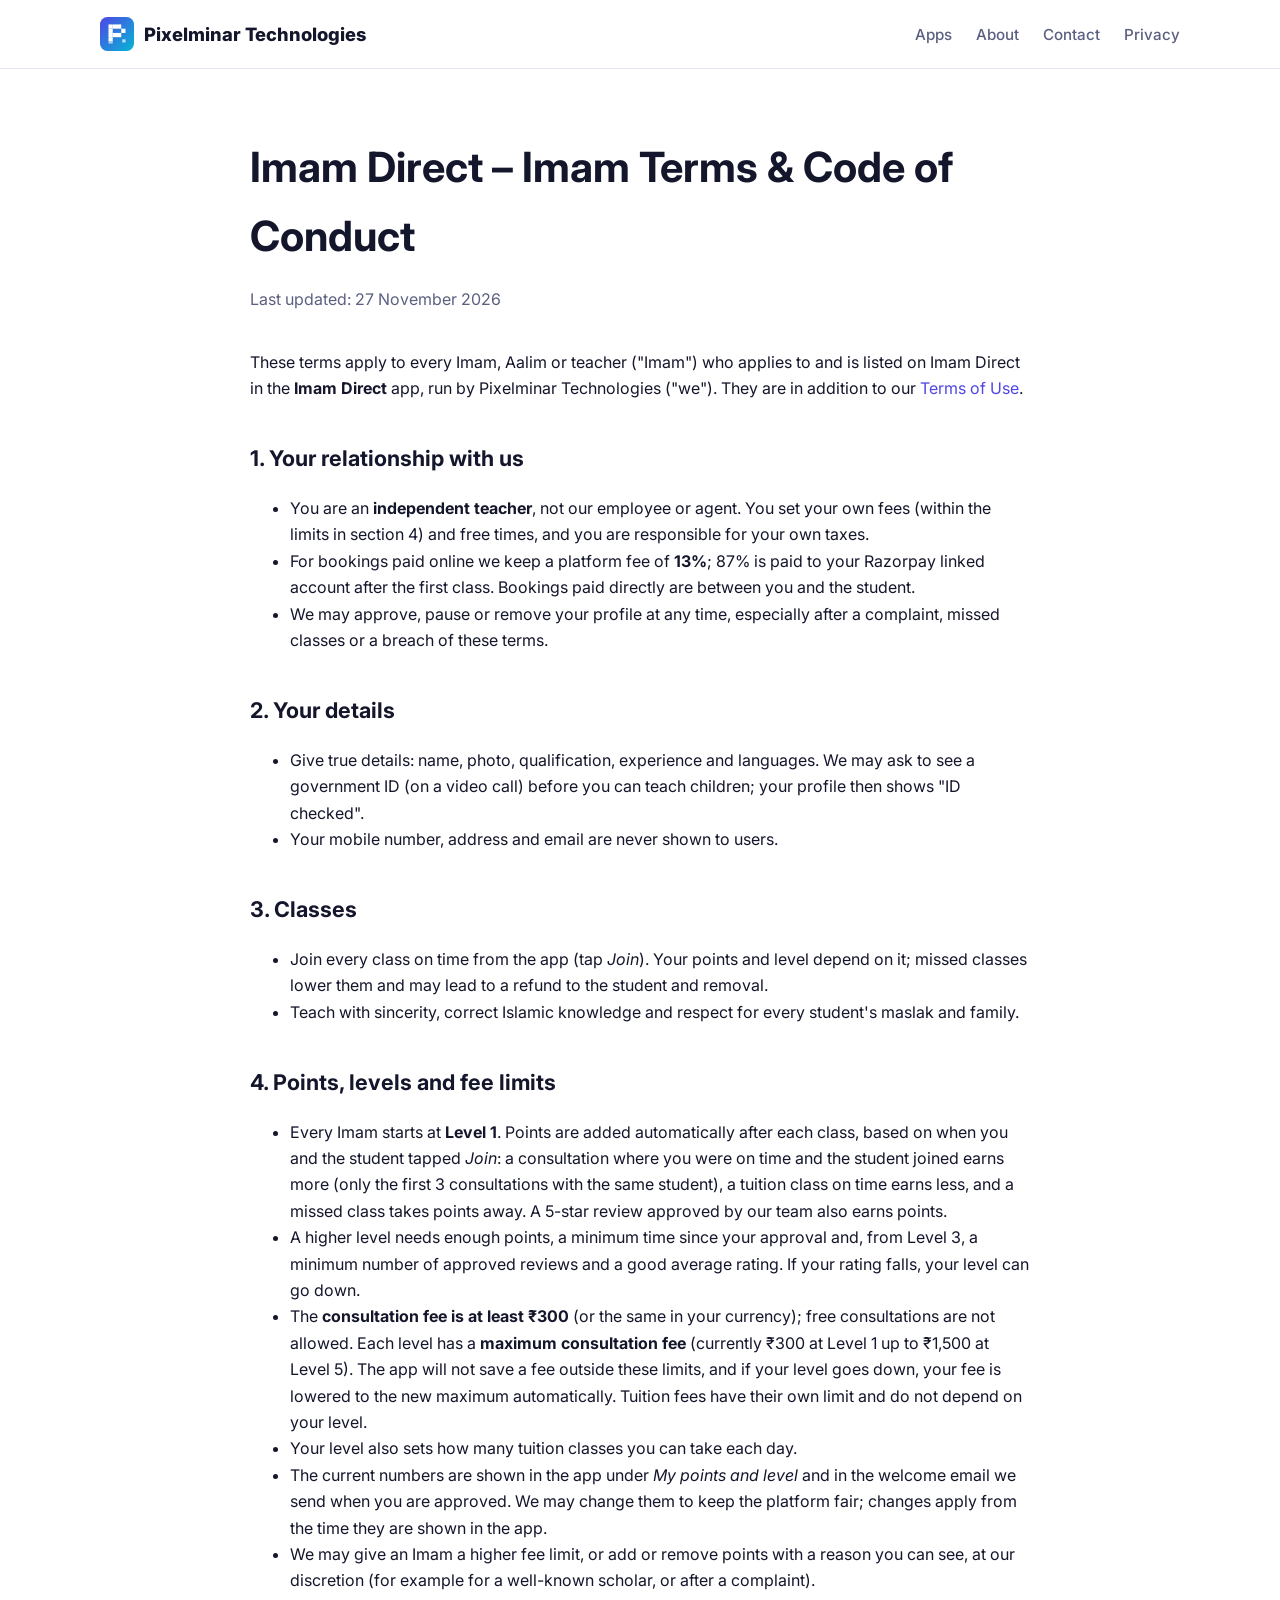
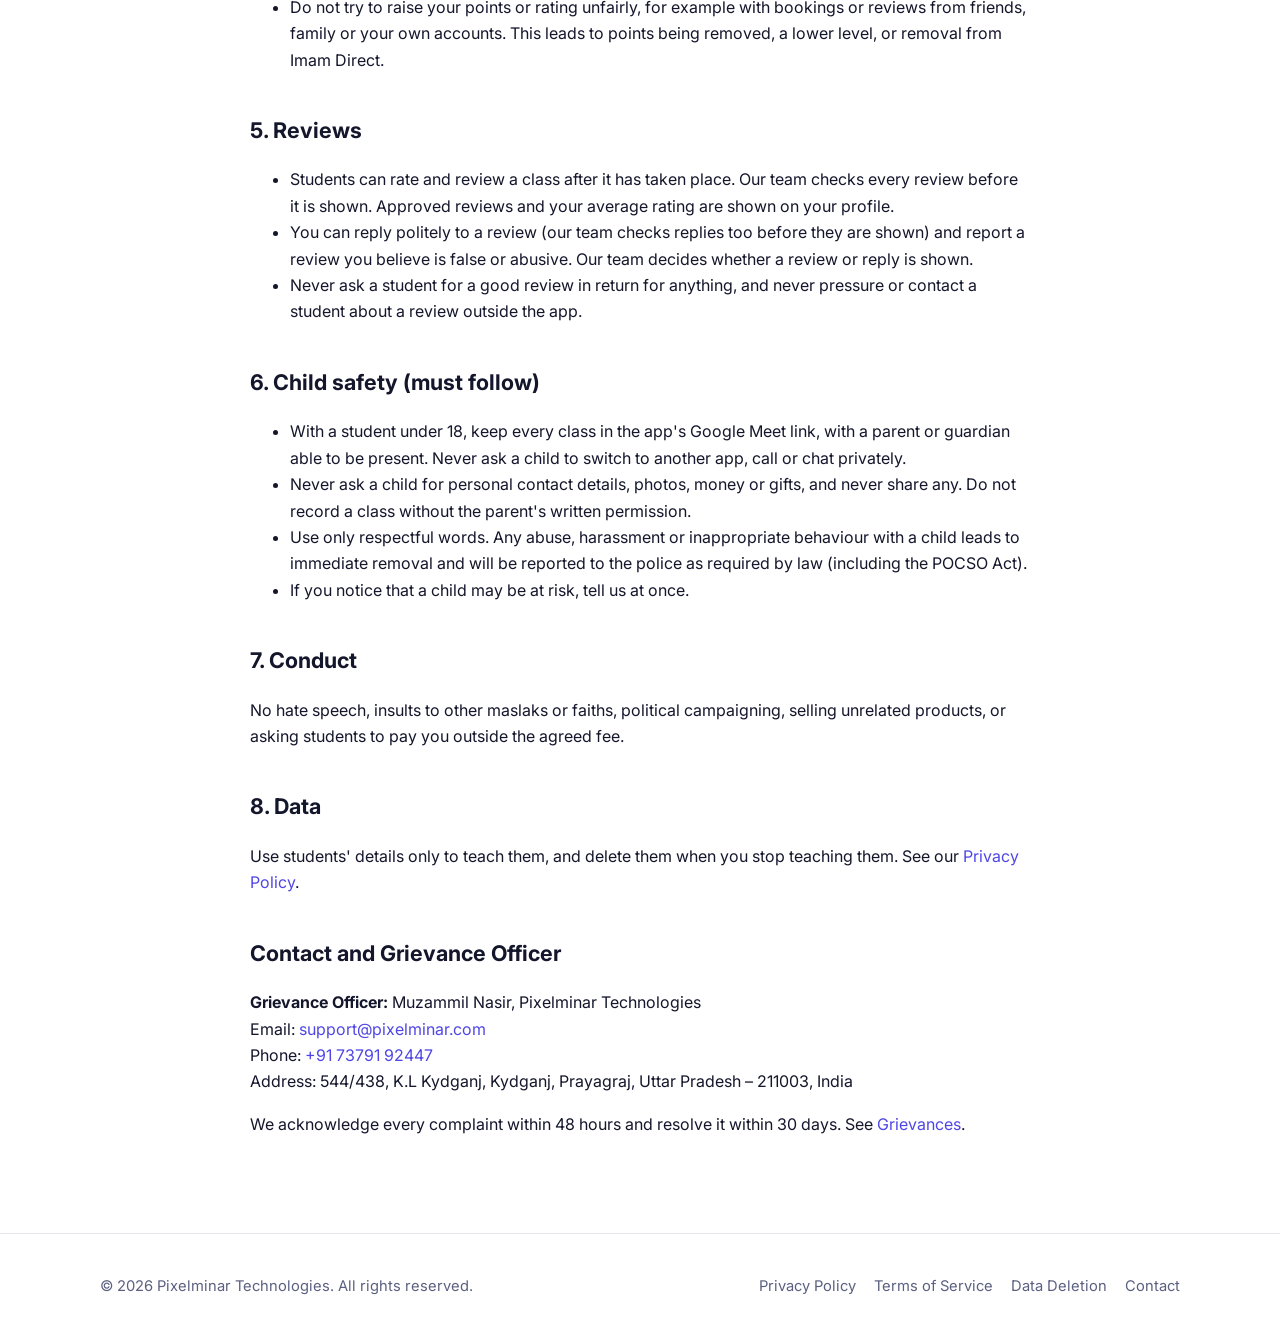
<file: azan/imam-terms.html>
<!DOCTYPE html>
<html lang="en">
<head>
  <meta charset="UTF-8">
  <meta name="viewport" content="width=device-width, initial-scale=1.0">
  <title>Imam Direct – Imam Terms &amp; Code of Conduct – Pixelminar Technologies</title>
  <link rel="icon" href="../assets/logo.svg" type="image/svg+xml">
  <link rel="preconnect" href="https://fonts.googleapis.com">
  <link href="https://fonts.googleapis.com/css2?family=Inter:wght@400;500;600;700;800&display=swap" rel="stylesheet">
  <link rel="stylesheet" href="../assets/style.css">
</head>
<body>

<header class="site-header">
  <div class="container nav">
    <a href="../index.html" class="logo"><img src="../assets/logo.svg" alt="" width="34" height="34"> Pixelminar Technologies</a>
    <button class="nav-toggle" aria-label="Menu" onclick="document.querySelector('.nav-links').classList.toggle('open')">☰</button>
    <ul class="nav-links">
      <li><a href="../index.html#apps">Apps</a></li>
      <li><a href="../index.html#about">About</a></li>
      <li><a href="../index.html#contact">Contact</a></li>
      <li><a href="../privacy-policy.html">Privacy</a></li>
    </ul>
  </div>
</header>

<main class="legal">
  <div class="container">
    <h1>Imam Direct – Imam Terms &amp; Code of Conduct</h1>
    <p class="meta">Last updated: 27 November 2026</p>

    <p>These terms apply to every Imam, Aalim or teacher ("Imam") who applies to and is listed on Imam Direct in the <strong>Imam Direct</strong> app, run by Pixelminar Technologies ("we"). They are in addition to our <a href="terms.html">Terms of Use</a>.</p>

    <h2>1. Your relationship with us</h2>
    <ul>
      <li>You are an <strong>independent teacher</strong>, not our employee or agent. You set your own fees (within the limits in section 4) and free times, and you are responsible for your own taxes.</li>
      <li>For bookings paid online we keep a platform fee of <strong>13%</strong>; 87% is paid to your Razorpay linked account after the first class. Bookings paid directly are between you and the student.</li>
      <li>We may approve, pause or remove your profile at any time, especially after a complaint, missed classes or a breach of these terms.</li>
    </ul>

    <h2>2. Your details</h2>
    <ul>
      <li>Give true details: name, photo, qualification, experience and languages. We may ask to see a government ID (on a video call) before you can teach children; your profile then shows "ID checked".</li>
      <li>Your mobile number, address and email are never shown to users.</li>
    </ul>

    <h2>3. Classes</h2>
    <ul>
      <li>Join every class on time from the app (tap <em>Join</em>). Your points and level depend on it; missed classes lower them and may lead to a refund to the student and removal.</li>
      <li>Teach with sincerity, correct Islamic knowledge and respect for every student's maslak and family.</li>
    </ul>

    <h2>4. Points, levels and fee limits</h2>
    <ul>
      <li>Every Imam starts at <strong>Level 1</strong>. Points are added automatically after each class, based on when you and the student tapped <em>Join</em>: a consultation where you were on time and the student joined earns more (only the first 3 consultations with the same student), a tuition class on time earns less, and a missed class takes points away. A 5-star review approved by our team also earns points.</li>
      <li>A higher level needs enough points, a minimum time since your approval and, from Level 3, a minimum number of approved reviews and a good average rating. If your rating falls, your level can go down.</li>
      <li>The <strong>consultation fee is at least ₹300</strong> (or the same in your currency); free consultations are not allowed. Each level has a <strong>maximum consultation fee</strong> (currently ₹300 at Level 1 up to ₹1,500 at Level 5). The app will not save a fee outside these limits, and if your level goes down, your fee is lowered to the new maximum automatically. Tuition fees have their own limit and do not depend on your level.</li>
      <li>Your level also sets how many tuition classes you can take each day.</li>
      <li>The current numbers are shown in the app under <em>My points and level</em> and in the welcome email we send when you are approved. We may change them to keep the platform fair; changes apply from the time they are shown in the app.</li>
      <li>We may give an Imam a higher fee limit, or add or remove points with a reason you can see, at our discretion (for example for a well-known scholar, or after a complaint).</li>
      <li>Do not try to raise your points or rating unfairly, for example with bookings or reviews from friends, family or your own accounts. This leads to points being removed, a lower level, or removal from Imam Direct.</li>
    </ul>

    <h2>5. Reviews</h2>
    <ul>
      <li>Students can rate and review a class after it has taken place. Our team checks every review before it is shown. Approved reviews and your average rating are shown on your profile.</li>
      <li>You can reply politely to a review (our team checks replies too before they are shown) and report a review you believe is false or abusive. Our team decides whether a review or reply is shown.</li>
      <li>Never ask a student for a good review in return for anything, and never pressure or contact a student about a review outside the app.</li>
    </ul>

    <h2>6. Child safety (must follow)</h2>
    <ul>
      <li>With a student under 18, keep every class in the app's Google Meet link, with a parent or guardian able to be present. Never ask a child to switch to another app, call or chat privately.</li>
      <li>Never ask a child for personal contact details, photos, money or gifts, and never share any. Do not record a class without the parent's written permission.</li>
      <li>Use only respectful words. Any abuse, harassment or inappropriate behaviour with a child leads to immediate removal and will be reported to the police as required by law (including the POCSO Act).</li>
      <li>If you notice that a child may be at risk, tell us at once.</li>
    </ul>

    <h2>7. Conduct</h2>
    <p>No hate speech, insults to other maslaks or faiths, political campaigning, selling unrelated products, or asking students to pay you outside the agreed fee.</p>

    <h2>8. Data</h2>
    <p>Use students' details only to teach them, and delete them when you stop teaching them. See our <a href="../privacy/azan.html">Privacy Policy</a>.</p>

    <h2>Contact and Grievance Officer</h2>
    <p><strong>Grievance Officer:</strong> Muzammil Nasir, Pixelminar Technologies<br>
    Email: <a href="mailto:support@pixelminar.com">support@pixelminar.com</a><br>
    Phone: <a href="tel:+917379192447">+91 73791 92447</a><br>
    Address: 544/438, K.L Kydganj, Kydganj, Prayagraj, Uttar Pradesh – 211003, India</p>
    <p>We acknowledge every complaint within 48 hours and resolve it within 30 days. See <a href="grievance.html">Grievances</a>.</p>

  </div>
</main>

<footer class="site-footer">
  <div class="container footer-grid">
    <div>© 2026 Pixelminar Technologies. All rights reserved.</div>
    <div class="footer-links">
      <a href="../privacy-policy.html">Privacy Policy</a>
      <a href="../terms.html">Terms of Service</a>
      <a href="../data-deletion.html">Data Deletion</a>
      <a href="../index.html#contact">Contact</a>
    </div>
  </div>
</footer>
</body>
</html>
</file>
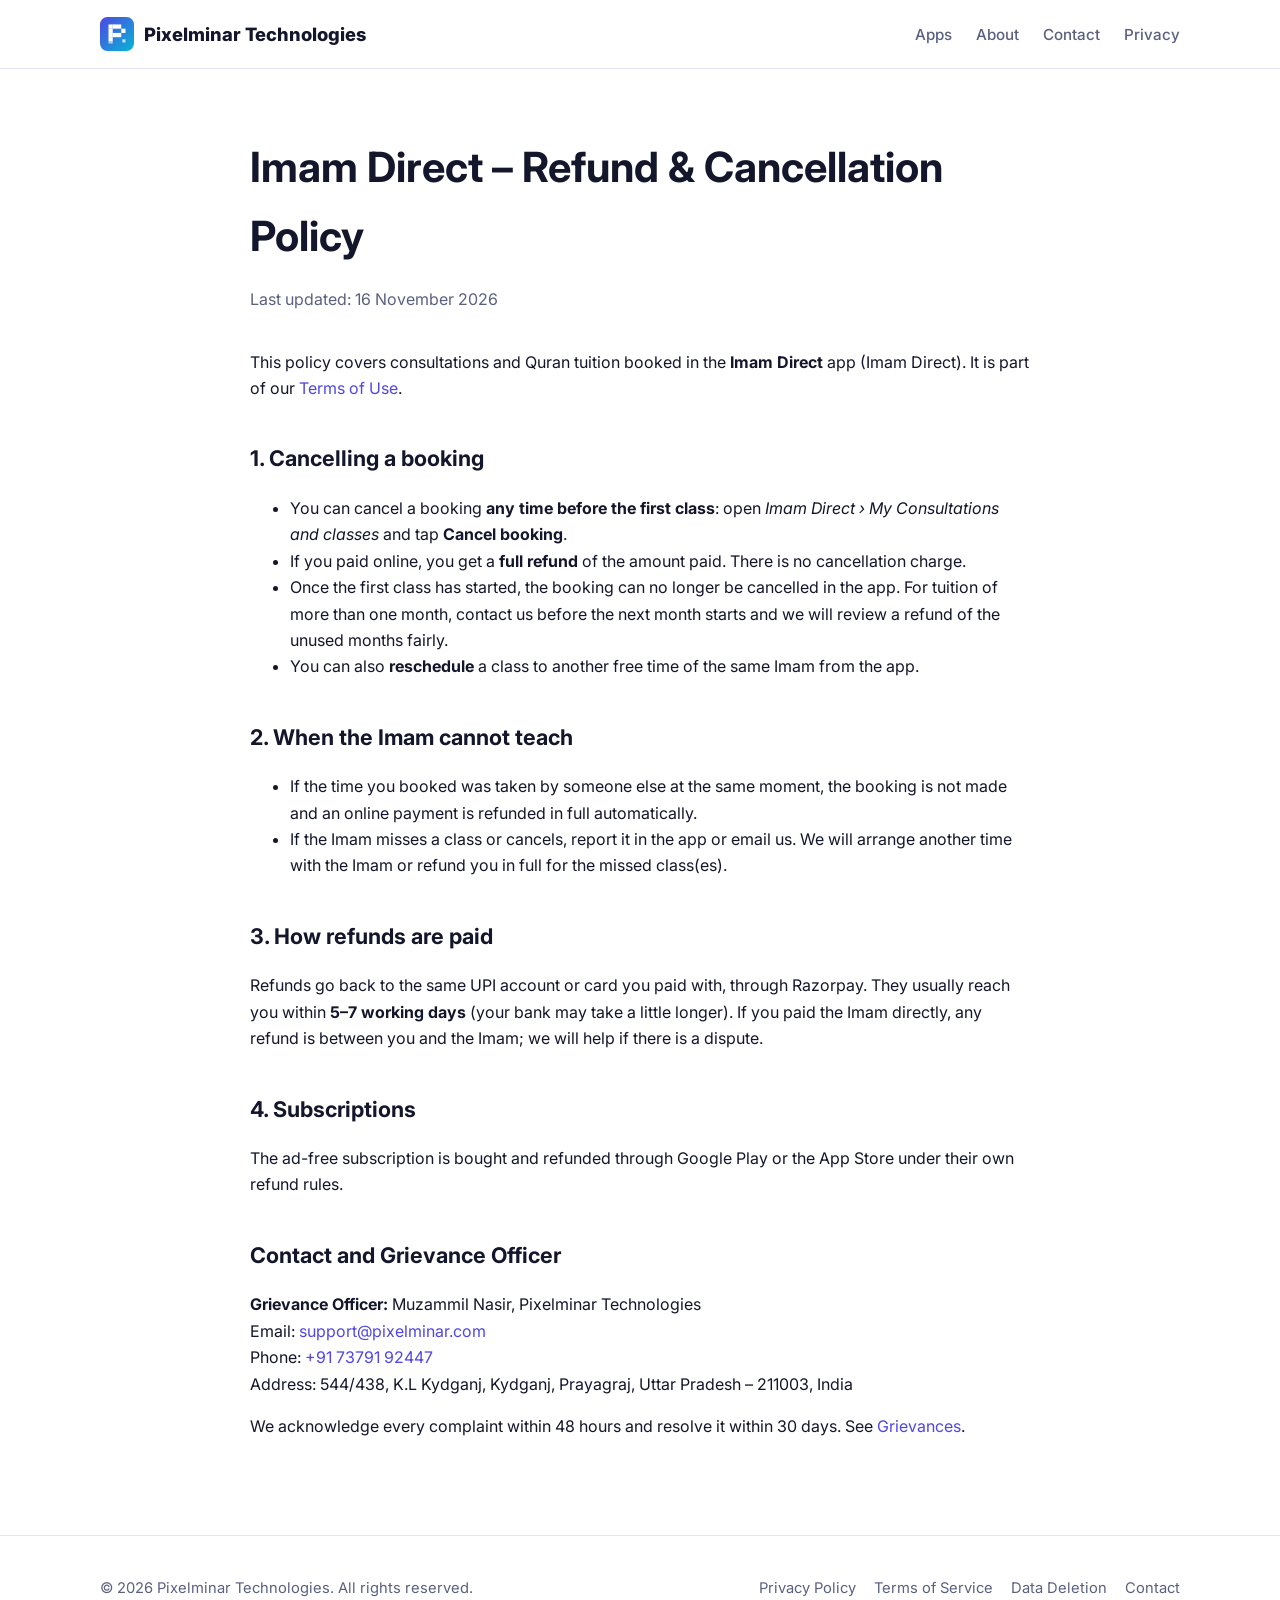
<file: azan/refund.html>
<!DOCTYPE html>
<html lang="en">
<head>
  <meta charset="UTF-8">
  <meta name="viewport" content="width=device-width, initial-scale=1.0">
  <title>Imam Direct – Refund &amp; Cancellation Policy – Pixelminar Technologies</title>
  <link rel="icon" href="../assets/logo.svg" type="image/svg+xml">
  <link rel="preconnect" href="https://fonts.googleapis.com">
  <link href="https://fonts.googleapis.com/css2?family=Inter:wght@400;500;600;700;800&display=swap" rel="stylesheet">
  <link rel="stylesheet" href="../assets/style.css">
</head>
<body>

<header class="site-header">
  <div class="container nav">
    <a href="../index.html" class="logo"><img src="../assets/logo.svg" alt="" width="34" height="34"> Pixelminar Technologies</a>
    <button class="nav-toggle" aria-label="Menu" onclick="document.querySelector('.nav-links').classList.toggle('open')">☰</button>
    <ul class="nav-links">
      <li><a href="../index.html#apps">Apps</a></li>
      <li><a href="../index.html#about">About</a></li>
      <li><a href="../index.html#contact">Contact</a></li>
      <li><a href="../privacy-policy.html">Privacy</a></li>
    </ul>
  </div>
</header>

<main class="legal">
  <div class="container">
    <h1>Imam Direct – Refund &amp; Cancellation Policy</h1>
    <p class="meta">Last updated: 16 November 2026</p>

    <p>This policy covers consultations and Quran tuition booked in the <strong>Imam Direct</strong> app (Imam Direct). It is part of our <a href="terms.html">Terms of Use</a>.</p>

    <h2>1. Cancelling a booking</h2>
    <ul>
      <li>You can cancel a booking <strong>any time before the first class</strong>: open <em>Imam Direct › My Consultations and classes</em> and tap <strong>Cancel booking</strong>.</li>
      <li>If you paid online, you get a <strong>full refund</strong> of the amount paid. There is no cancellation charge.</li>
      <li>Once the first class has started, the booking can no longer be cancelled in the app. For tuition of more than one month, contact us before the next month starts and we will review a refund of the unused months fairly.</li>
      <li>You can also <strong>reschedule</strong> a class to another free time of the same Imam from the app.</li>
    </ul>

    <h2>2. When the Imam cannot teach</h2>
    <ul>
      <li>If the time you booked was taken by someone else at the same moment, the booking is not made and an online payment is refunded in full automatically.</li>
      <li>If the Imam misses a class or cancels, report it in the app or email us. We will arrange another time with the Imam or refund you in full for the missed class(es).</li>
    </ul>

    <h2>3. How refunds are paid</h2>
    <p>Refunds go back to the same UPI account or card you paid with, through Razorpay. They usually reach you within <strong>5–7 working days</strong> (your bank may take a little longer). If you paid the Imam directly, any refund is between you and the Imam; we will help if there is a dispute.</p>

    <h2>4. Subscriptions</h2>
    <p>The ad-free subscription is bought and refunded through Google Play or the App Store under their own refund rules.</p>

    <h2>Contact and Grievance Officer</h2>
    <p><strong>Grievance Officer:</strong> Muzammil Nasir, Pixelminar Technologies<br>
    Email: <a href="mailto:support@pixelminar.com">support@pixelminar.com</a><br>
    Phone: <a href="tel:+917379192447">+91 73791 92447</a><br>
    Address: 544/438, K.L Kydganj, Kydganj, Prayagraj, Uttar Pradesh – 211003, India</p>
    <p>We acknowledge every complaint within 48 hours and resolve it within 30 days. See <a href="grievance.html">Grievances</a>.</p>

  </div>
</main>

<footer class="site-footer">
  <div class="container footer-grid">
    <div>© 2026 Pixelminar Technologies. All rights reserved.</div>
    <div class="footer-links">
      <a href="../privacy-policy.html">Privacy Policy</a>
      <a href="../terms.html">Terms of Service</a>
      <a href="../data-deletion.html">Data Deletion</a>
      <a href="../index.html#contact">Contact</a>
    </div>
  </div>
</footer>
</body>
</html>
</file>
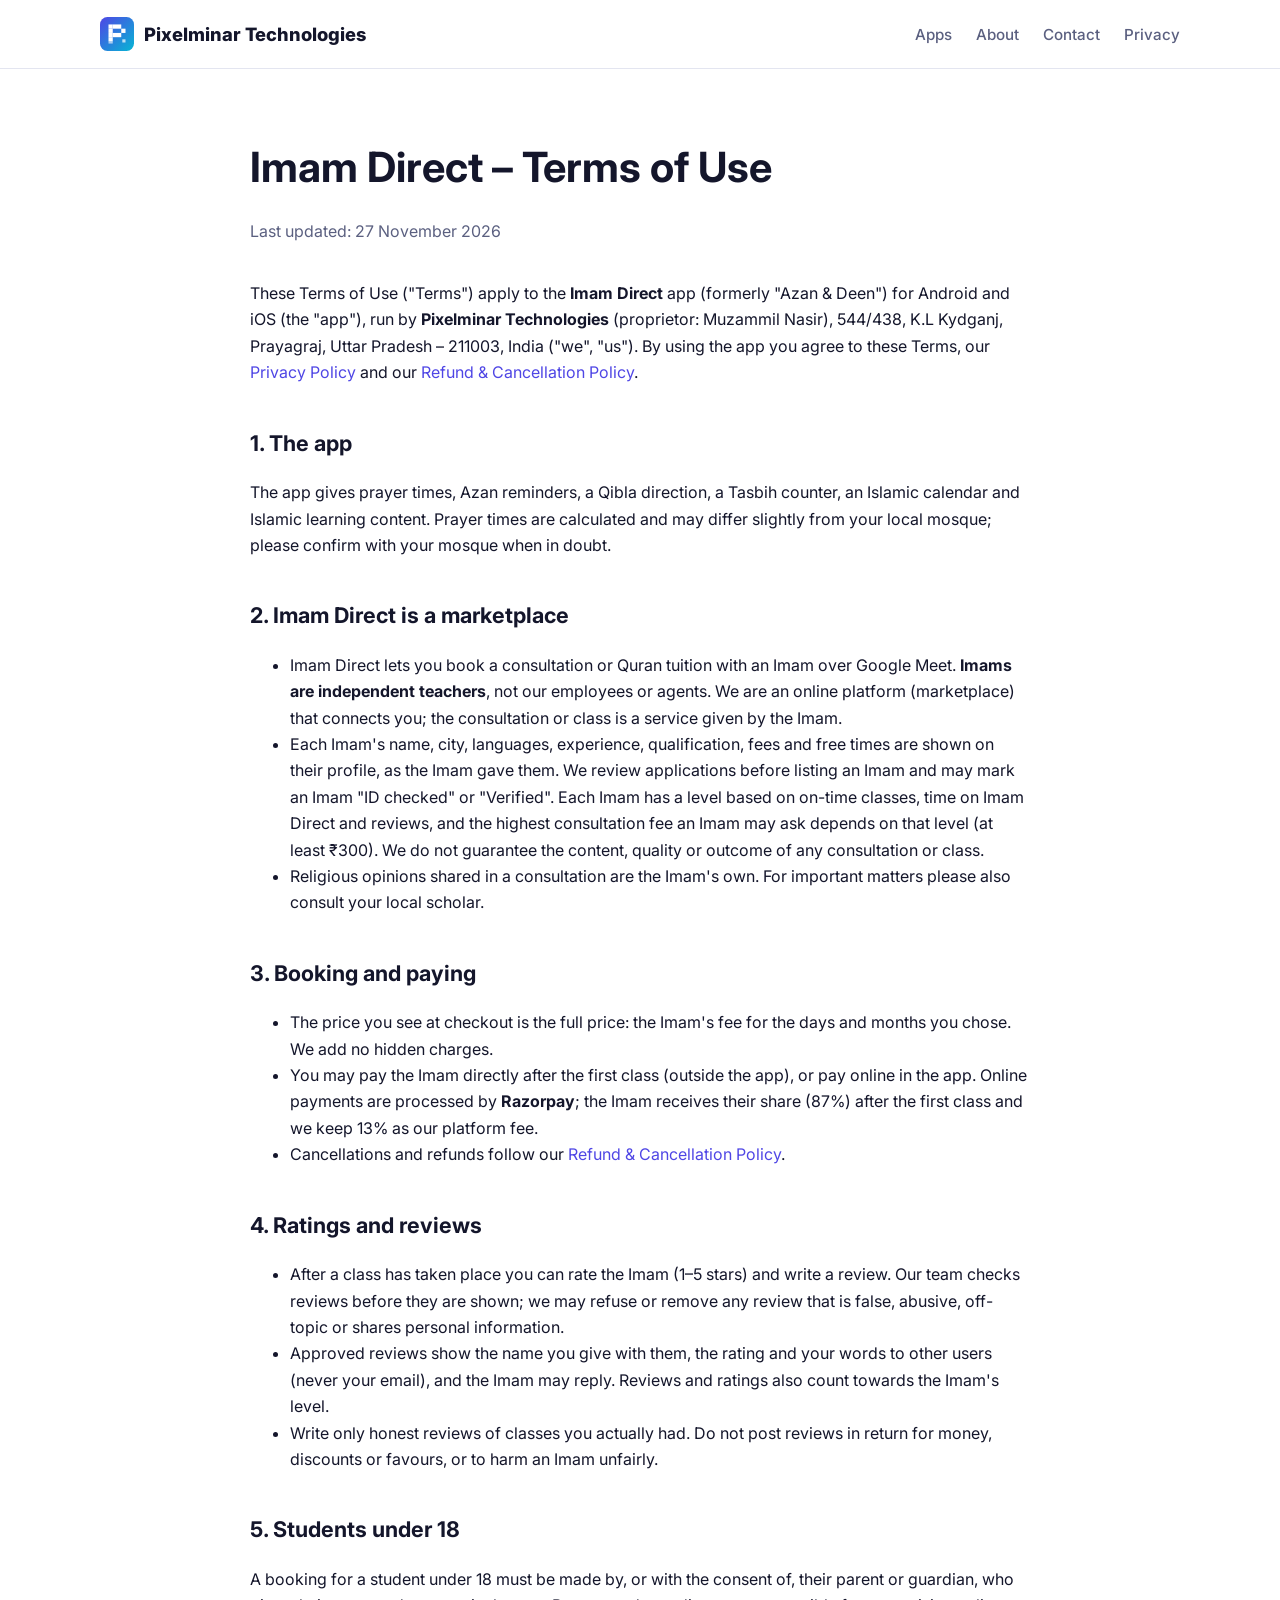
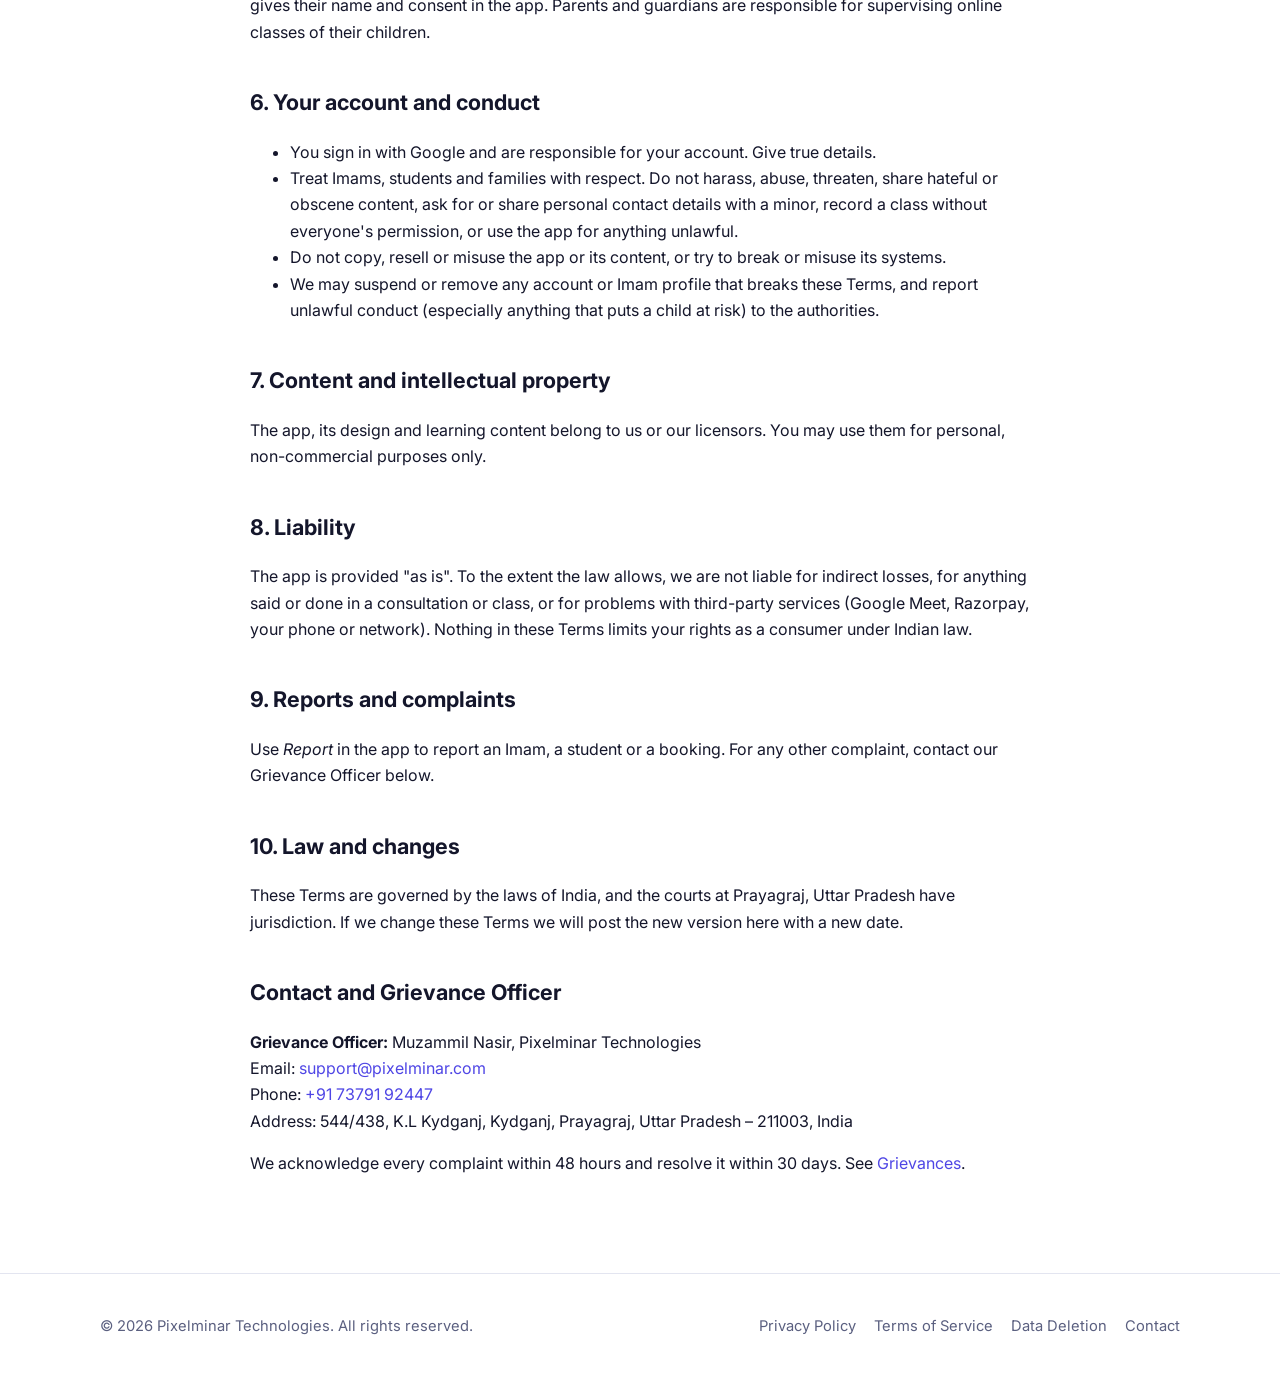
<file: azan/terms.html>
<!DOCTYPE html>
<html lang="en">
<head>
  <meta charset="UTF-8">
  <meta name="viewport" content="width=device-width, initial-scale=1.0">
  <title>Imam Direct – Terms of Use – Pixelminar Technologies</title>
  <link rel="icon" href="../assets/logo.svg" type="image/svg+xml">
  <link rel="preconnect" href="https://fonts.googleapis.com">
  <link href="https://fonts.googleapis.com/css2?family=Inter:wght@400;500;600;700;800&display=swap" rel="stylesheet">
  <link rel="stylesheet" href="../assets/style.css">
</head>
<body>

<header class="site-header">
  <div class="container nav">
    <a href="../index.html" class="logo"><img src="../assets/logo.svg" alt="" width="34" height="34"> Pixelminar Technologies</a>
    <button class="nav-toggle" aria-label="Menu" onclick="document.querySelector('.nav-links').classList.toggle('open')">☰</button>
    <ul class="nav-links">
      <li><a href="../index.html#apps">Apps</a></li>
      <li><a href="../index.html#about">About</a></li>
      <li><a href="../index.html#contact">Contact</a></li>
      <li><a href="../privacy-policy.html">Privacy</a></li>
    </ul>
  </div>
</header>

<main class="legal">
  <div class="container">
    <h1>Imam Direct – Terms of Use</h1>
    <p class="meta">Last updated: 27 November 2026</p>

    <p>These Terms of Use ("Terms") apply to the <strong>Imam Direct</strong> app (formerly "Azan &amp; Deen") for Android and iOS (the "app"), run by <strong>Pixelminar Technologies</strong> (proprietor: Muzammil Nasir), 544/438, K.L Kydganj, Prayagraj, Uttar Pradesh – 211003, India ("we", "us"). By using the app you agree to these Terms, our <a href="../privacy/azan.html">Privacy Policy</a> and our <a href="refund.html">Refund &amp; Cancellation Policy</a>.</p>

    <h2>1. The app</h2>
    <p>The app gives prayer times, Azan reminders, a Qibla direction, a Tasbih counter, an Islamic calendar and Islamic learning content. Prayer times are calculated and may differ slightly from your local mosque; please confirm with your mosque when in doubt.</p>

    <h2>2. Imam Direct is a marketplace</h2>
    <ul>
      <li>Imam Direct lets you book a consultation or Quran tuition with an Imam over Google Meet. <strong>Imams are independent teachers</strong>, not our employees or agents. We are an online platform (marketplace) that connects you; the consultation or class is a service given by the Imam.</li>
      <li>Each Imam's name, city, languages, experience, qualification, fees and free times are shown on their profile, as the Imam gave them. We review applications before listing an Imam and may mark an Imam "ID checked" or "Verified". Each Imam has a level based on on-time classes, time on Imam Direct and reviews, and the highest consultation fee an Imam may ask depends on that level (at least ₹300). We do not guarantee the content, quality or outcome of any consultation or class.</li>
      <li>Religious opinions shared in a consultation are the Imam's own. For important matters please also consult your local scholar.</li>
    </ul>

    <h2>3. Booking and paying</h2>
    <ul>
      <li>The price you see at checkout is the full price: the Imam's fee for the days and months you chose. We add no hidden charges.</li>
      <li>You may pay the Imam directly after the first class (outside the app), or pay online in the app. Online payments are processed by <strong>Razorpay</strong>; the Imam receives their share (87%) after the first class and we keep 13% as our platform fee.</li>
      <li>Cancellations and refunds follow our <a href="refund.html">Refund &amp; Cancellation Policy</a>.</li>
    </ul>

    <h2>4. Ratings and reviews</h2>
    <ul>
      <li>After a class has taken place you can rate the Imam (1–5 stars) and write a review. Our team checks reviews before they are shown; we may refuse or remove any review that is false, abusive, off-topic or shares personal information.</li>
      <li>Approved reviews show the name you give with them, the rating and your words to other users (never your email), and the Imam may reply. Reviews and ratings also count towards the Imam's level.</li>
      <li>Write only honest reviews of classes you actually had. Do not post reviews in return for money, discounts or favours, or to harm an Imam unfairly.</li>
    </ul>

    <h2>5. Students under 18</h2>
    <p>A booking for a student under 18 must be made by, or with the consent of, their parent or guardian, who gives their name and consent in the app. Parents and guardians are responsible for supervising online classes of their children.</p>

    <h2>6. Your account and conduct</h2>
    <ul>
      <li>You sign in with Google and are responsible for your account. Give true details.</li>
      <li>Treat Imams, students and families with respect. Do not harass, abuse, threaten, share hateful or obscene content, ask for or share personal contact details with a minor, record a class without everyone's permission, or use the app for anything unlawful.</li>
      <li>Do not copy, resell or misuse the app or its content, or try to break or misuse its systems.</li>
      <li>We may suspend or remove any account or Imam profile that breaks these Terms, and report unlawful conduct (especially anything that puts a child at risk) to the authorities.</li>
    </ul>

    <h2>7. Content and intellectual property</h2>
    <p>The app, its design and learning content belong to us or our licensors. You may use them for personal, non-commercial purposes only.</p>

    <h2>8. Liability</h2>
    <p>The app is provided "as is". To the extent the law allows, we are not liable for indirect losses, for anything said or done in a consultation or class, or for problems with third-party services (Google Meet, Razorpay, your phone or network). Nothing in these Terms limits your rights as a consumer under Indian law.</p>

    <h2>9. Reports and complaints</h2>
    <p>Use <em>Report</em> in the app to report an Imam, a student or a booking. For any other complaint, contact our Grievance Officer below. </p>

    <h2>10. Law and changes</h2>
    <p>These Terms are governed by the laws of India, and the courts at Prayagraj, Uttar Pradesh have jurisdiction. If we change these Terms we will post the new version here with a new date.</p>

    <h2>Contact and Grievance Officer</h2>
    <p><strong>Grievance Officer:</strong> Muzammil Nasir, Pixelminar Technologies<br>
    Email: <a href="mailto:support@pixelminar.com">support@pixelminar.com</a><br>
    Phone: <a href="tel:+917379192447">+91 73791 92447</a><br>
    Address: 544/438, K.L Kydganj, Kydganj, Prayagraj, Uttar Pradesh – 211003, India</p>
    <p>We acknowledge every complaint within 48 hours and resolve it within 30 days. See <a href="grievance.html">Grievances</a>.</p>

  </div>
</main>

<footer class="site-footer">
  <div class="container footer-grid">
    <div>© 2026 Pixelminar Technologies. All rights reserved.</div>
    <div class="footer-links">
      <a href="../privacy-policy.html">Privacy Policy</a>
      <a href="../terms.html">Terms of Service</a>
      <a href="../data-deletion.html">Data Deletion</a>
      <a href="../index.html#contact">Contact</a>
    </div>
  </div>
</footer>
</body>
</html>
</file>
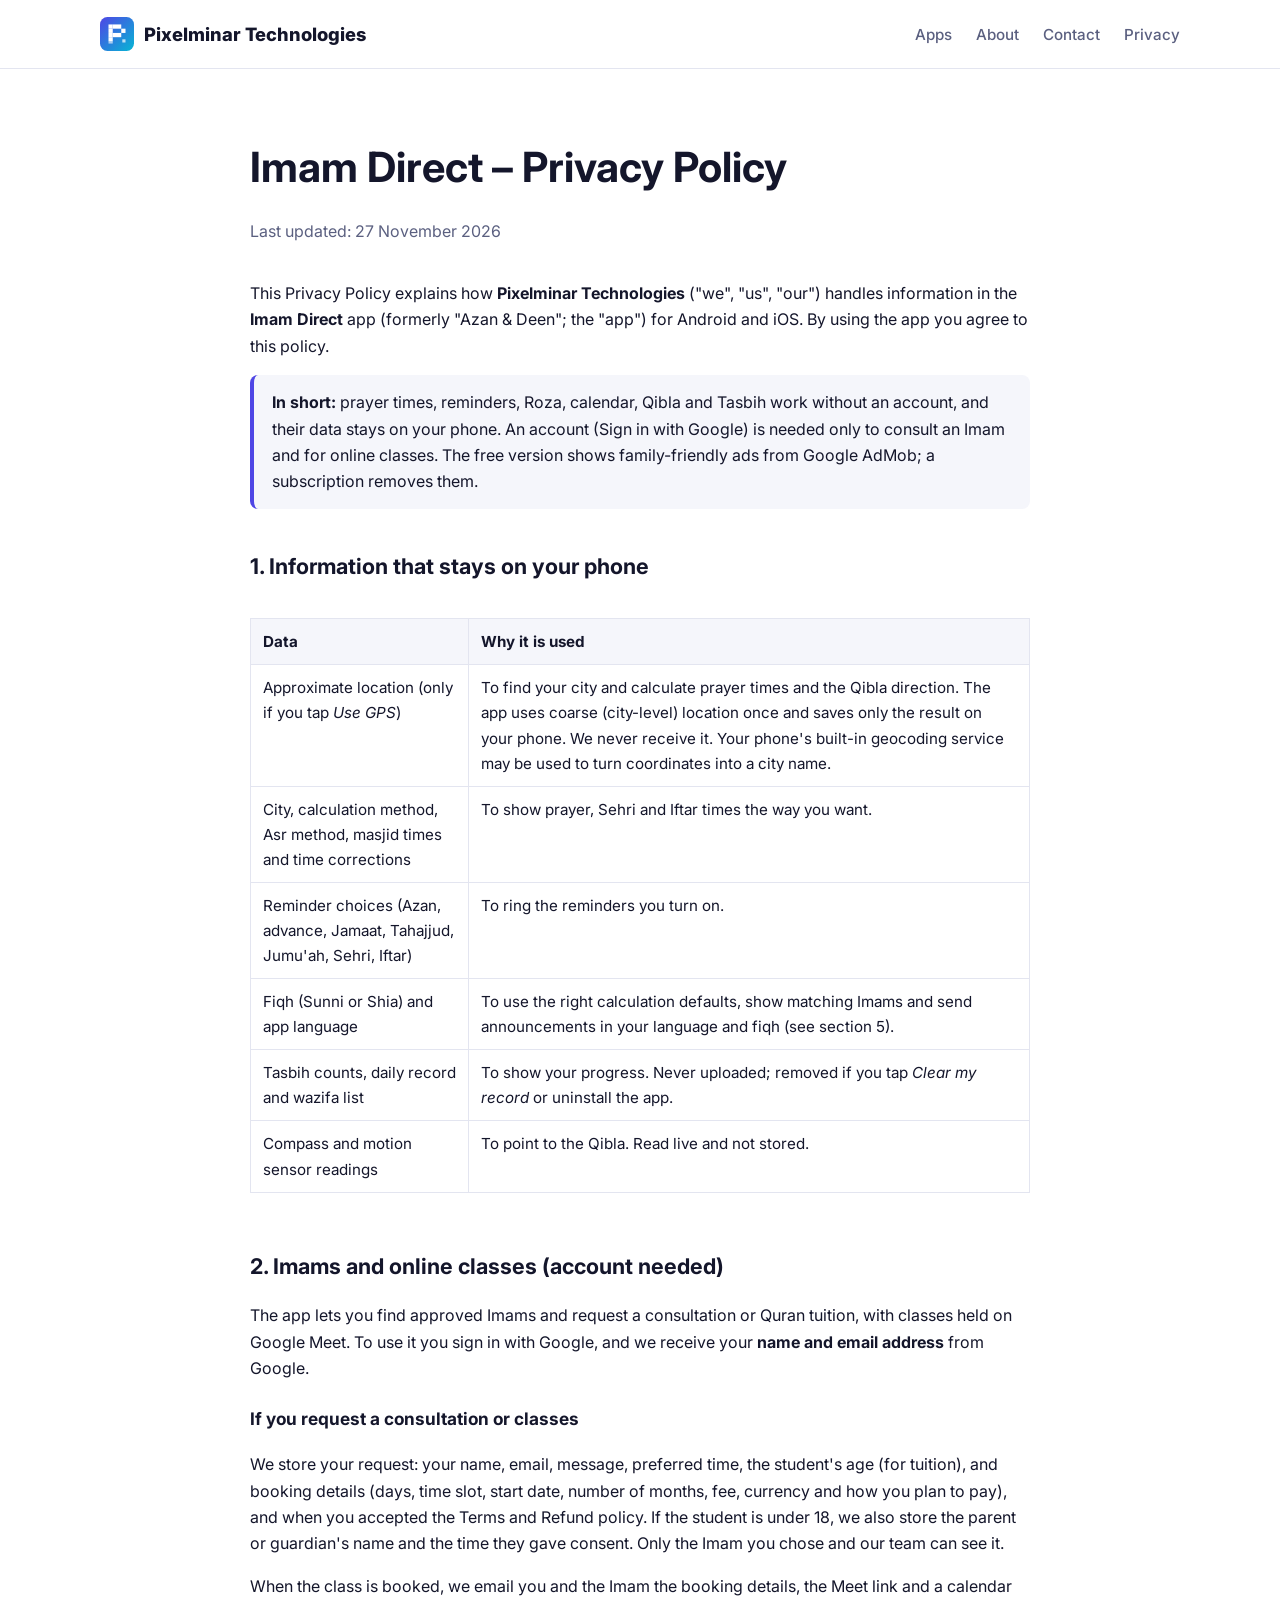
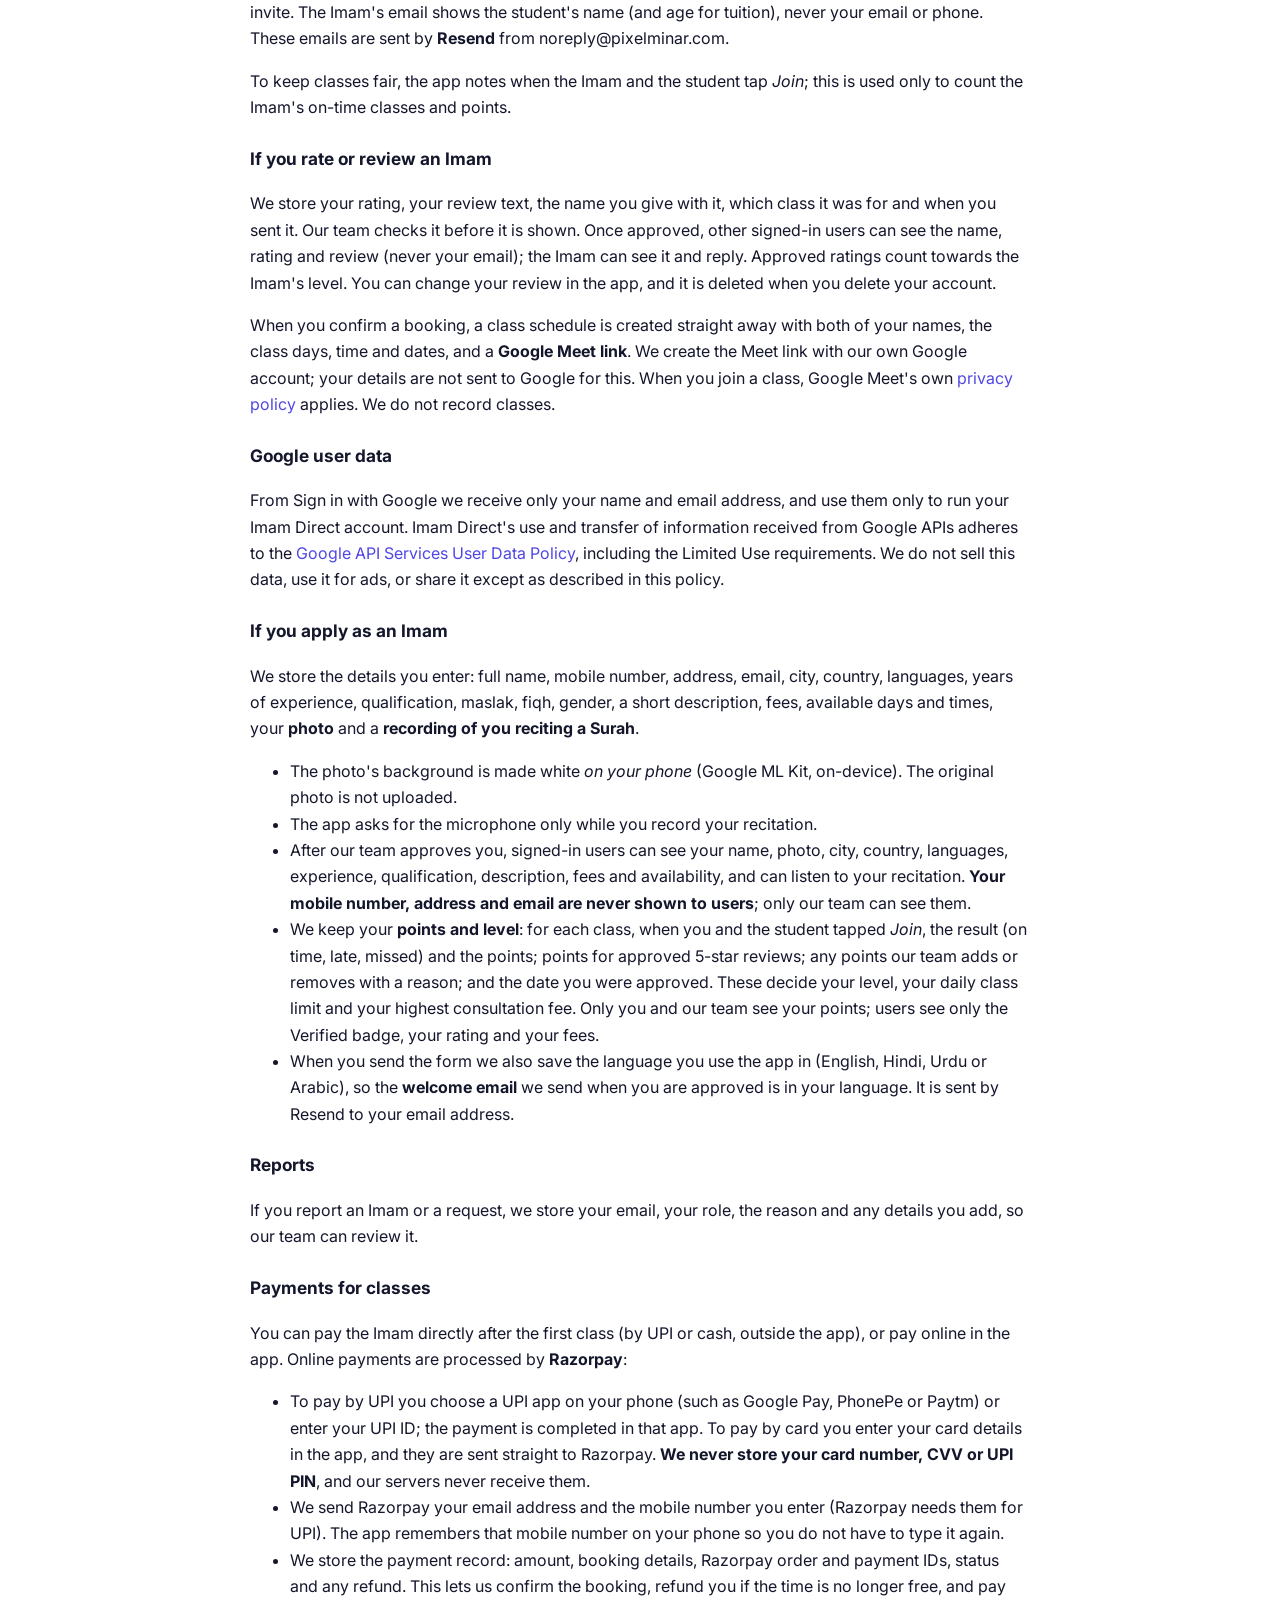
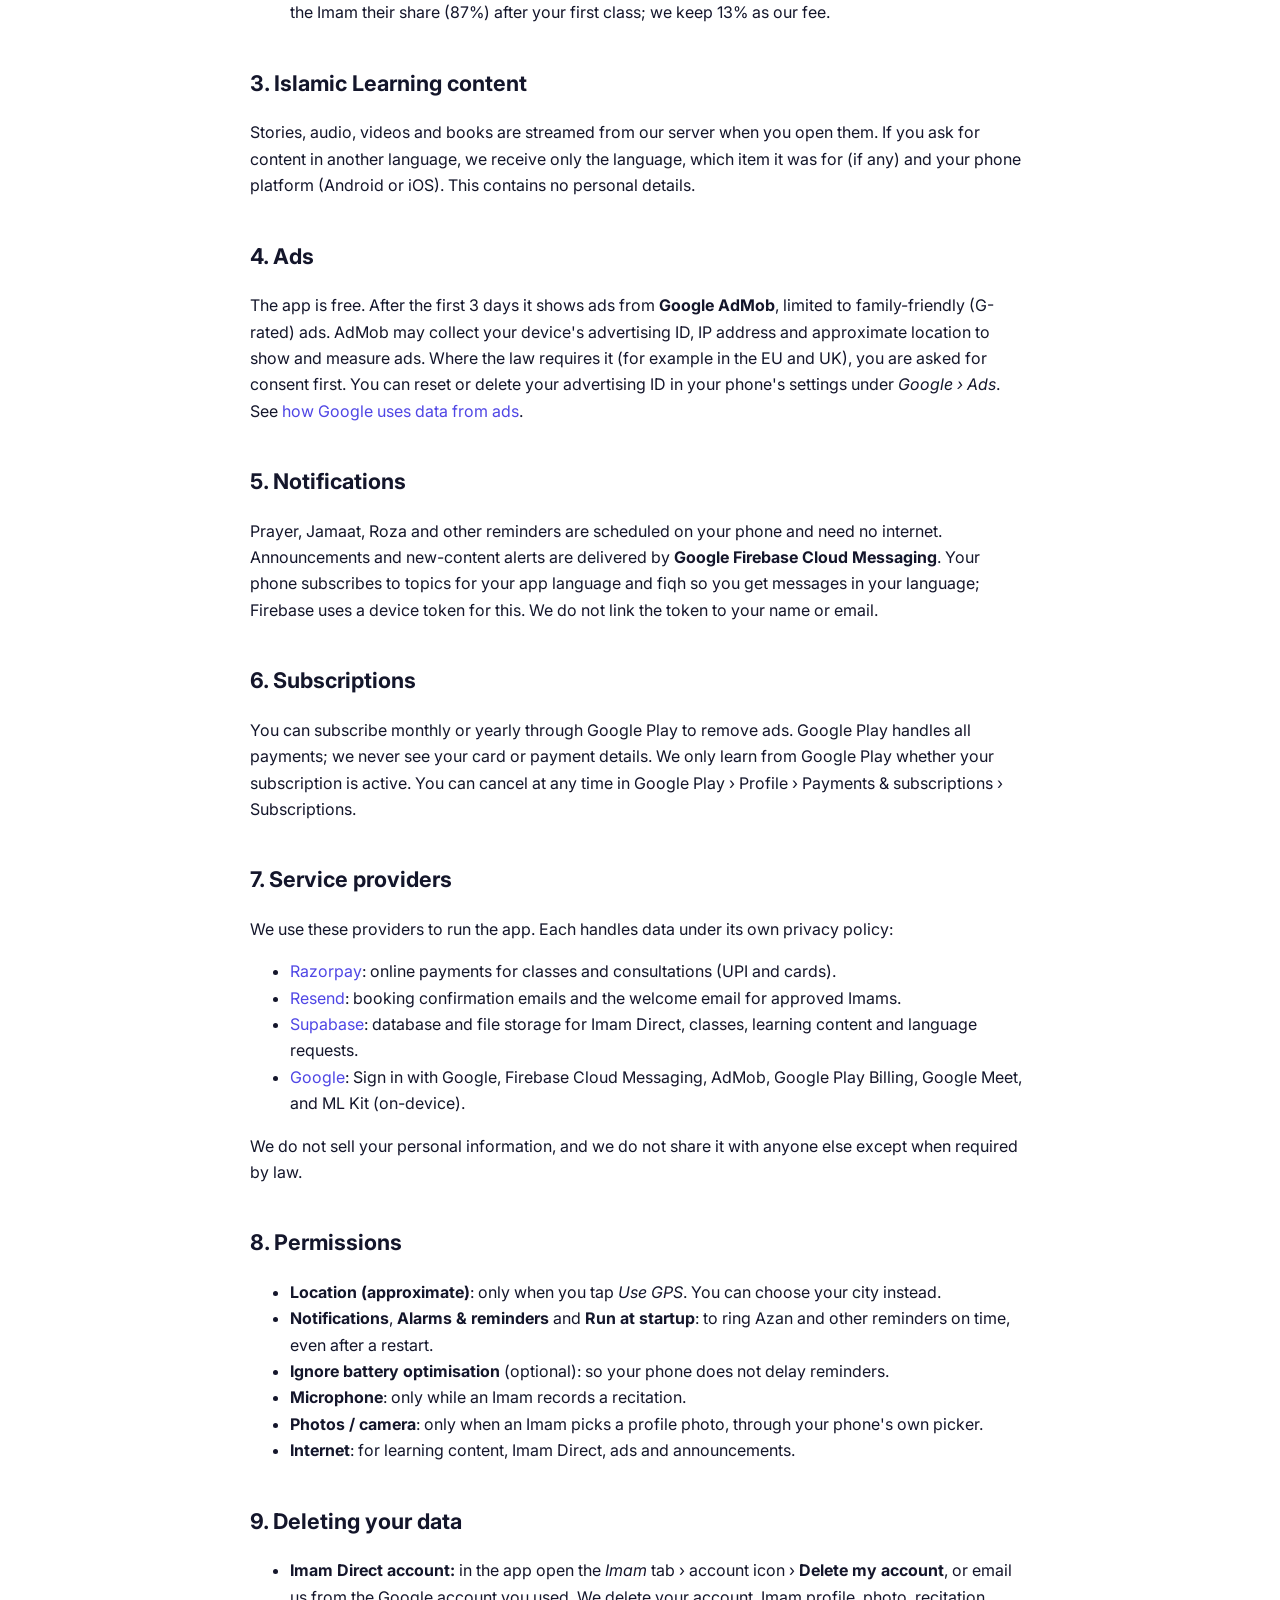
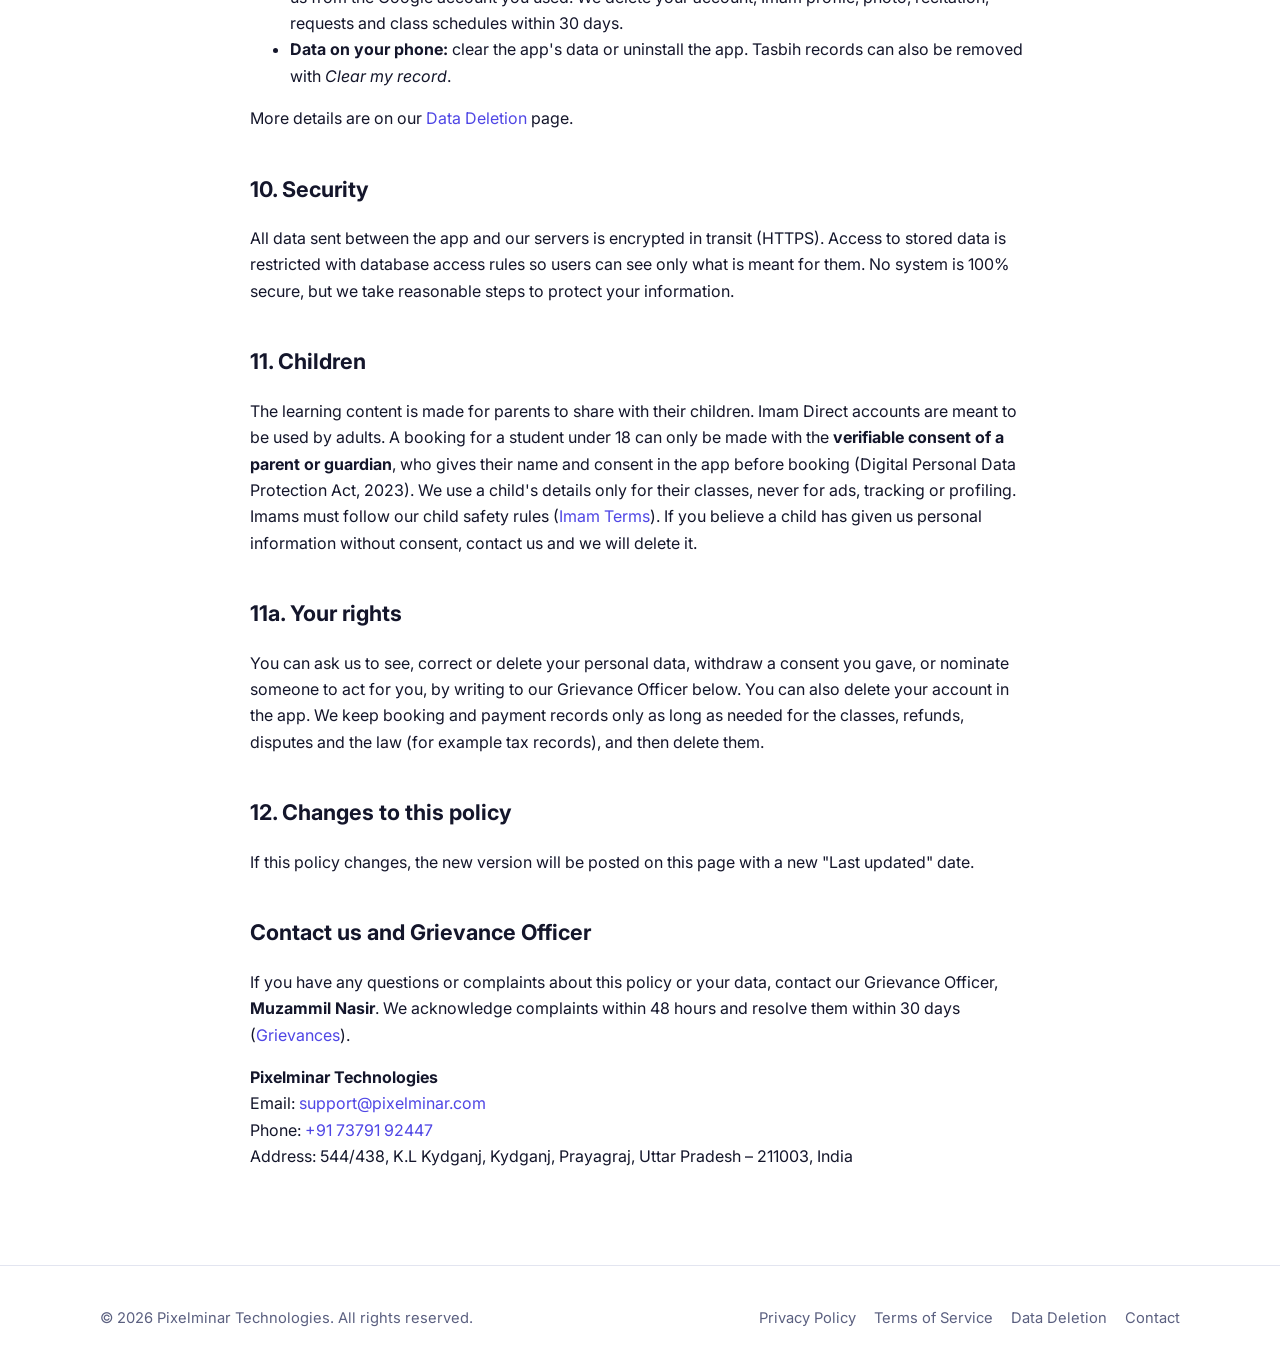
<file: privacy/azan.html>
<!DOCTYPE html>
<html lang="en">
<head>
  <meta charset="UTF-8">
  <meta name="viewport" content="width=device-width, initial-scale=1.0">
  <title>Imam Direct – Privacy Policy – Pixelminar Technologies</title>
  <link rel="icon" href="../assets/logo.svg" type="image/svg+xml">
  <link rel="preconnect" href="https://fonts.googleapis.com">
  <link href="https://fonts.googleapis.com/css2?family=Inter:wght@400;500;600;700;800&display=swap" rel="stylesheet">
  <link rel="stylesheet" href="../assets/style.css">
</head>
<body>

<header class="site-header">
  <div class="container nav">
    <a href="../index.html" class="logo"><img src="../assets/logo.svg" alt="" width="34" height="34"> Pixelminar Technologies</a>
    <button class="nav-toggle" aria-label="Menu" onclick="document.querySelector('.nav-links').classList.toggle('open')">☰</button>
    <ul class="nav-links">
      <li><a href="../index.html#apps">Apps</a></li>
      <li><a href="../index.html#about">About</a></li>
      <li><a href="../index.html#contact">Contact</a></li>
      <li><a href="../privacy-policy.html">Privacy</a></li>
    </ul>
  </div>
</header>

<main class="legal">
  <div class="container">
    <h1>Imam Direct – Privacy Policy</h1>
    <p class="meta">Last updated: 27 November 2026</p>

    <p>This Privacy Policy explains how <strong>Pixelminar Technologies</strong> ("we", "us", "our") handles information in the <strong>Imam Direct</strong> app (formerly "Azan &amp; Deen"; the "app") for Android and iOS. By using the app you agree to this policy.</p>
    <p class="note"><strong>In short:</strong> prayer times, reminders, Roza, calendar, Qibla and Tasbih work without an account, and their data stays on your phone. An account (Sign in with Google) is needed only to consult an Imam and for online classes. The free version shows family-friendly ads from Google AdMob; a subscription removes them.</p>

    <h2>1. Information that stays on your phone</h2>
    <div class="table-wrap"><table>
      <thead><tr><th>Data</th><th>Why it is used</th></tr></thead>
      <tbody>
        <tr><td>Approximate location (only if you tap <em>Use GPS</em>)</td><td>To find your city and calculate prayer times and the Qibla direction. The app uses coarse (city-level) location once and saves only the result on your phone. We never receive it. Your phone's built-in geocoding service may be used to turn coordinates into a city name.</td></tr>
        <tr><td>City, calculation method, Asr method, masjid times and time corrections</td><td>To show prayer, Sehri and Iftar times the way you want.</td></tr>
        <tr><td>Reminder choices (Azan, advance, Jamaat, Tahajjud, Jumu'ah, Sehri, Iftar)</td><td>To ring the reminders you turn on.</td></tr>
        <tr><td>Fiqh (Sunni or Shia) and app language</td><td>To use the right calculation defaults, show matching Imams and send announcements in your language and fiqh (see section 5).</td></tr>
        <tr><td>Tasbih counts, daily record and wazifa list</td><td>To show your progress. Never uploaded; removed if you tap <em>Clear my record</em> or uninstall the app.</td></tr>
        <tr><td>Compass and motion sensor readings</td><td>To point to the Qibla. Read live and not stored.</td></tr>
      </tbody>
    </table></div>

    <h2>2. Imams and online classes (account needed)</h2>
    <p>The app lets you find approved Imams and request a consultation or Quran tuition, with classes held on Google Meet. To use it you sign in with Google, and we receive your <strong>name and email address</strong> from Google.</p>

    <h3>If you request a consultation or classes</h3>
    <p>We store your request: your name, email, message, preferred time, the student's age (for tuition), and booking details (days, time slot, start date, number of months, fee, currency and how you plan to pay), and when you accepted the Terms and Refund policy. If the student is under 18, we also store the parent or guardian's name and the time they gave consent. Only the Imam you chose and our team can see it.</p>
    <p>When the class is booked, we email you and the Imam the booking details, the Meet link and a calendar invite. The Imam's email shows the student's name (and age for tuition), never your email or phone. These emails are sent by <strong>Resend</strong> from noreply@pixelminar.com.</p>
    <p>To keep classes fair, the app notes when the Imam and the student tap <em>Join</em>; this is used only to count the Imam's on-time classes and points.</p>

    <h3>If you rate or review an Imam</h3>
    <p>We store your rating, your review text, the name you give with it, which class it was for and when you sent it. Our team checks it before it is shown. Once approved, other signed-in users can see the name, rating and review (never your email); the Imam can see it and reply. Approved ratings count towards the Imam's level. You can change your review in the app, and it is deleted when you delete your account.</p>
    <p>When you confirm a booking, a class schedule is created straight away with both of your names, the class days, time and dates, and a <strong>Google Meet link</strong>. We create the Meet link with our own Google account; your details are not sent to Google for this. When you join a class, Google Meet's own <a href="https://policies.google.com/privacy" target="_blank" rel="noopener">privacy policy</a> applies. We do not record classes.</p>

    <h3>Google user data</h3>
    <p>From Sign in with Google we receive only your name and email address, and use them only to run your Imam Direct account. Imam Direct's use and transfer of information received from Google APIs adheres to the <a href="https://developers.google.com/terms/api-services-user-data-policy" target="_blank" rel="noopener">Google API Services User Data Policy</a>, including the Limited Use requirements. We do not sell this data, use it for ads, or share it except as described in this policy.</p>

    <h3>If you apply as an Imam</h3>
    <p>We store the details you enter: full name, mobile number, address, email, city, country, languages, years of experience, qualification, maslak, fiqh, gender, a short description, fees, available days and times, your <strong>photo</strong> and a <strong>recording of you reciting a Surah</strong>.</p>
    <ul>
      <li>The photo's background is made white <em>on your phone</em> (Google ML Kit, on-device). The original photo is not uploaded.</li>
      <li>The app asks for the microphone only while you record your recitation.</li>
      <li>After our team approves you, signed-in users can see your name, photo, city, country, languages, experience, qualification, description, fees and availability, and can listen to your recitation. <strong>Your mobile number, address and email are never shown to users</strong>; only our team can see them.</li>
      <li>We keep your <strong>points and level</strong>: for each class, when you and the student tapped <em>Join</em>, the result (on time, late, missed) and the points; points for approved 5-star reviews; any points our team adds or removes with a reason; and the date you were approved. These decide your level, your daily class limit and your highest consultation fee. Only you and our team see your points; users see only the Verified badge, your rating and your fees.</li>
      <li>When you send the form we also save the language you use the app in (English, Hindi, Urdu or Arabic), so the <strong>welcome email</strong> we send when you are approved is in your language. It is sent by Resend to your email address.</li>
    </ul>

    <h3>Reports</h3>
    <p>If you report an Imam or a request, we store your email, your role, the reason and any details you add, so our team can review it.</p>

    <h3>Payments for classes</h3>
    <p>You can pay the Imam directly after the first class (by UPI or cash, outside the app), or pay online in the app. Online payments are processed by <strong>Razorpay</strong>:</p>
    <ul>
      <li>To pay by UPI you choose a UPI app on your phone (such as Google Pay, PhonePe or Paytm) or enter your UPI ID; the payment is completed in that app. To pay by card you enter your card details in the app, and they are sent straight to Razorpay. <strong>We never store your card number, CVV or UPI PIN</strong>, and our servers never receive them.</li>
      <li>We send Razorpay your email address and the mobile number you enter (Razorpay needs them for UPI). The app remembers that mobile number on your phone so you do not have to type it again.</li>
      <li>We store the payment record: amount, booking details, Razorpay order and payment IDs, status and any refund. This lets us confirm the booking, refund you if the time is no longer free, and pay the Imam their share (87%) after your first class; we keep 13% as our fee.</li>
    </ul>

    <h2>3. Islamic Learning content</h2>
    <p>Stories, audio, videos and books are streamed from our server when you open them. If you ask for content in another language, we receive only the language, which item it was for (if any) and your phone platform (Android or iOS). This contains no personal details.</p>

    <h2>4. Ads</h2>
    <p>The app is free. After the first 3 days it shows ads from <strong>Google AdMob</strong>, limited to family-friendly (G-rated) ads. AdMob may collect your device's advertising ID, IP address and approximate location to show and measure ads. Where the law requires it (for example in the EU and UK), you are asked for consent first. You can reset or delete your advertising ID in your phone's settings under <em>Google › Ads</em>. See <a href="https://policies.google.com/technologies/ads" target="_blank" rel="noopener">how Google uses data from ads</a>.</p>

    <h2>5. Notifications</h2>
    <p>Prayer, Jamaat, Roza and other reminders are scheduled on your phone and need no internet. Announcements and new-content alerts are delivered by <strong>Google Firebase Cloud Messaging</strong>. Your phone subscribes to topics for your app language and fiqh so you get messages in your language; Firebase uses a device token for this. We do not link the token to your name or email.</p>

    <h2>6. Subscriptions</h2>
    <p>You can subscribe monthly or yearly through Google Play to remove ads. Google Play handles all payments; we never see your card or payment details. We only learn from Google Play whether your subscription is active. You can cancel at any time in Google Play › Profile › Payments &amp; subscriptions › Subscriptions.</p>

    <h2>7. Service providers</h2>
    <p>We use these providers to run the app. Each handles data under its own privacy policy:</p>
    <ul>
      <li><a href="https://razorpay.com/privacy/" target="_blank" rel="noopener">Razorpay</a>: online payments for classes and consultations (UPI and cards).</li>
      <li><a href="https://resend.com/legal/privacy-policy" target="_blank" rel="noopener">Resend</a>: booking confirmation emails and the welcome email for approved Imams.</li>
      <li><a href="https://supabase.com/privacy" target="_blank" rel="noopener">Supabase</a>: database and file storage for Imam Direct, classes, learning content and language requests.</li>
      <li><a href="https://policies.google.com/privacy" target="_blank" rel="noopener">Google</a>: Sign in with Google, Firebase Cloud Messaging, AdMob, Google Play Billing, Google Meet, and ML Kit (on-device).</li>
    </ul>
    <p>We do not sell your personal information, and we do not share it with anyone else except when required by law.</p>

    <h2>8. Permissions</h2>
    <ul>
      <li><strong>Location (approximate)</strong>: only when you tap <em>Use GPS</em>. You can choose your city instead.</li>
      <li><strong>Notifications</strong>, <strong>Alarms &amp; reminders</strong> and <strong>Run at startup</strong>: to ring Azan and other reminders on time, even after a restart.</li>
      <li><strong>Ignore battery optimisation</strong> (optional): so your phone does not delay reminders.</li>
      <li><strong>Microphone</strong>: only while an Imam records a recitation.</li>
      <li><strong>Photos / camera</strong>: only when an Imam picks a profile photo, through your phone's own picker.</li>
      <li><strong>Internet</strong>: for learning content, Imam Direct, ads and announcements.</li>
    </ul>

    <h2>9. Deleting your data</h2>
    <ul>
      <li><strong>Imam Direct account:</strong> in the app open the <em>Imam</em> tab › account icon › <strong>Delete my account</strong>, or email us from the Google account you used. We delete your account, Imam profile, photo, recitation, requests and class schedules within 30 days.</li>
      <li><strong>Data on your phone:</strong> clear the app's data or uninstall the app. Tasbih records can also be removed with <em>Clear my record</em>.</li>
    </ul>
    <p>More details are on our <a href="../data-deletion.html">Data Deletion</a> page.</p>

    <h2>10. Security</h2>
    <p>All data sent between the app and our servers is encrypted in transit (HTTPS). Access to stored data is restricted with database access rules so users can see only what is meant for them. No system is 100% secure, but we take reasonable steps to protect your information.</p>

    <h2>11. Children</h2>
    <p>The learning content is made for parents to share with their children. Imam Direct accounts are meant to be used by adults. A booking for a student under 18 can only be made with the <strong>verifiable consent of a parent or guardian</strong>, who gives their name and consent in the app before booking (Digital Personal Data Protection Act, 2023). We use a child's details only for their classes, never for ads, tracking or profiling. Imams must follow our child safety rules (<a href="../azan/imam-terms.html">Imam Terms</a>). If you believe a child has given us personal information without consent, contact us and we will delete it.</p>

    <h2>11a. Your rights</h2>
    <p>You can ask us to see, correct or delete your personal data, withdraw a consent you gave, or nominate someone to act for you, by writing to our Grievance Officer below. You can also delete your account in the app. We keep booking and payment records only as long as needed for the classes, refunds, disputes and the law (for example tax records), and then delete them.</p>

    <h2>12. Changes to this policy</h2>
    <p>If this policy changes, the new version will be posted on this page with a new "Last updated" date.</p>

    <h2>Contact us and Grievance Officer</h2>
    <p>If you have any questions or complaints about this policy or your data, contact our Grievance Officer, <strong>Muzammil Nasir</strong>. We acknowledge complaints within 48 hours and resolve them within 30 days (<a href="../azan/grievance.html">Grievances</a>).</p>
    <p><strong>Pixelminar Technologies</strong><br>
    Email: <a href="mailto:support@pixelminar.com">support@pixelminar.com</a><br>
    Phone: <a href="tel:+917379192447">+91 73791 92447</a><br>
    Address: 544/438, K.L Kydganj, Kydganj, Prayagraj, Uttar Pradesh – 211003, India</p>

  </div>
</main>

<footer class="site-footer">
  <div class="container footer-grid">
    <div>© 2026 Pixelminar Technologies. All rights reserved.</div>
    <div class="footer-links">
      <a href="../privacy-policy.html">Privacy Policy</a>
      <a href="../terms.html">Terms of Service</a>
      <a href="../data-deletion.html">Data Deletion</a>
      <a href="../index.html#contact">Contact</a>
    </div>
  </div>
</footer>
</body>
</html>
</file>
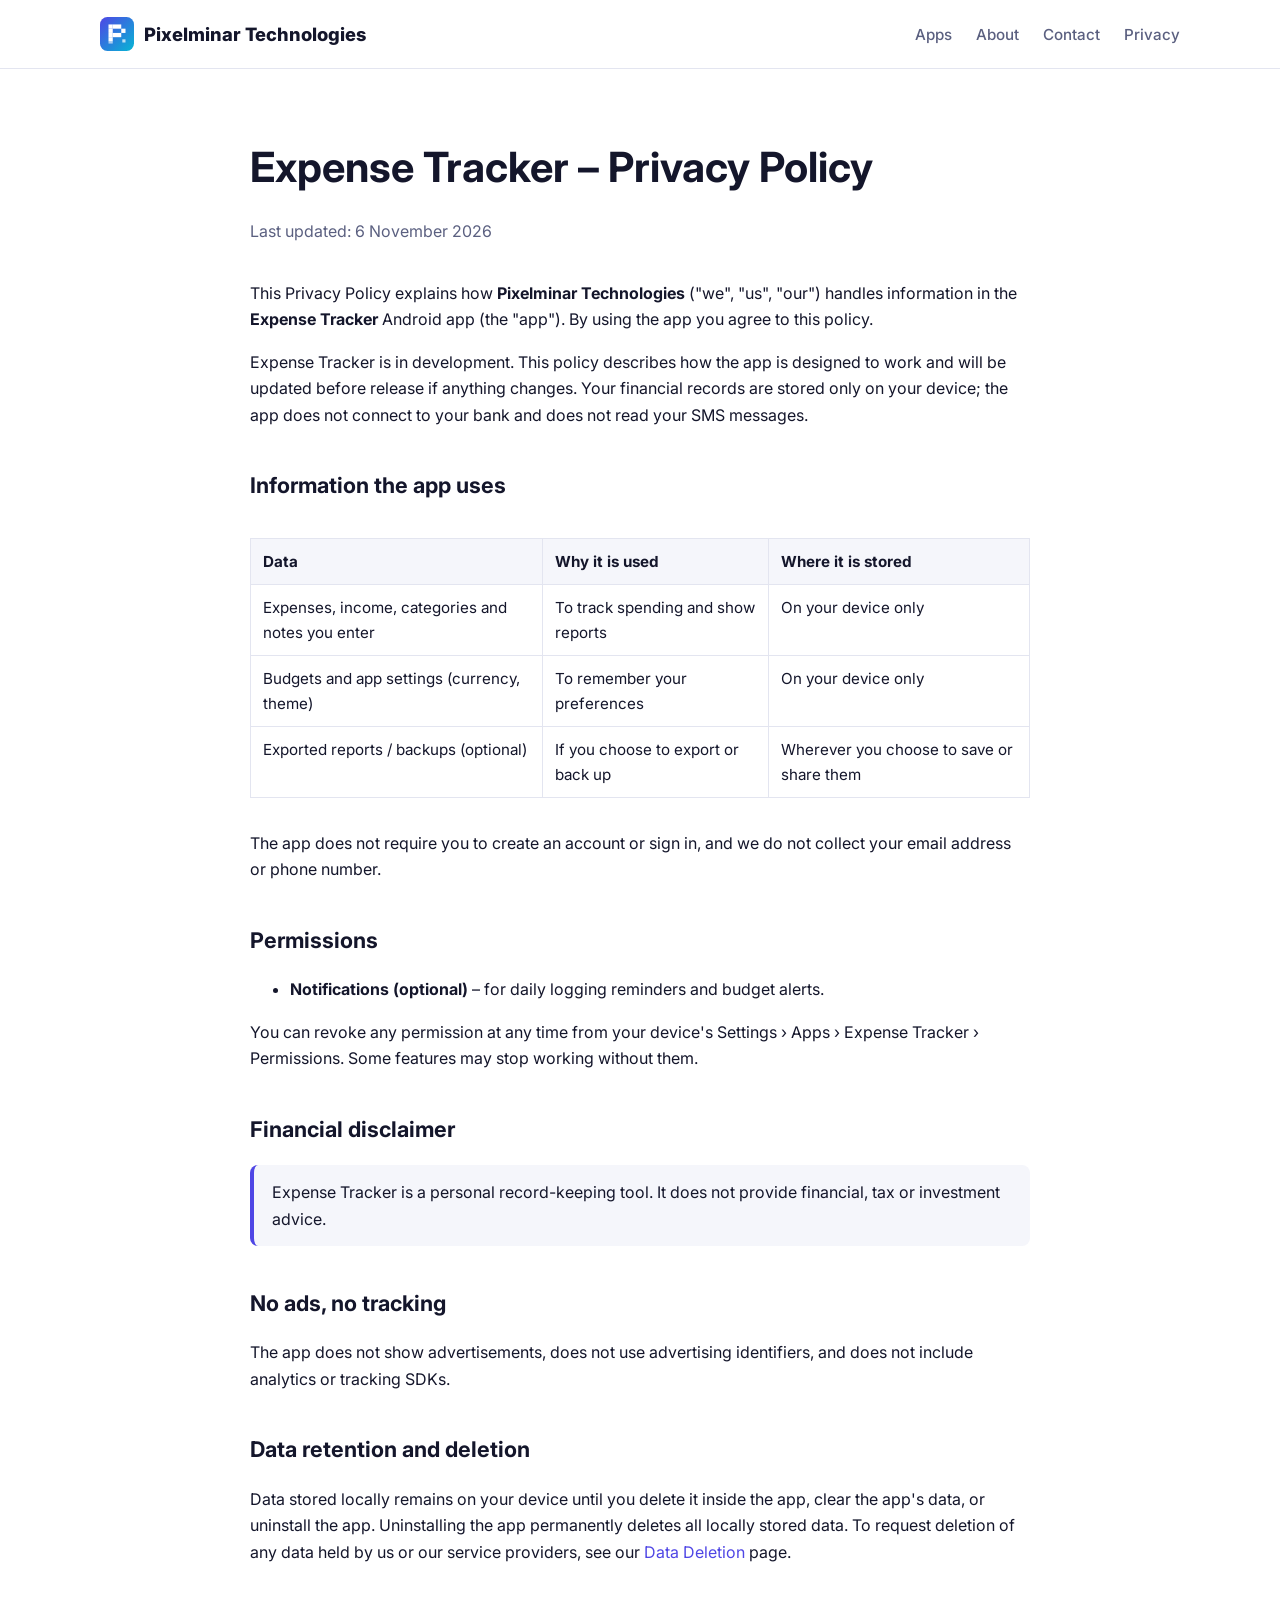
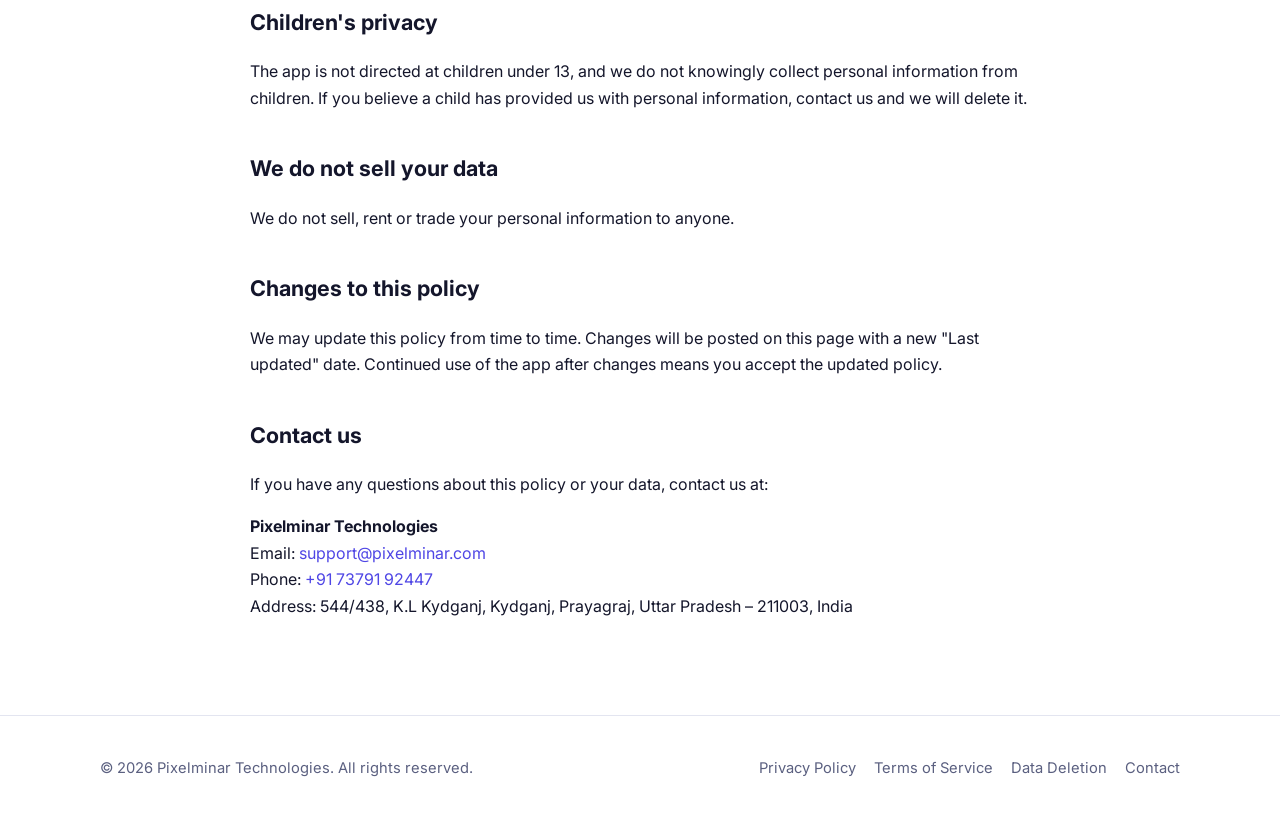
<file: privacy/expense-tracker.html>
<!DOCTYPE html>
<html lang="en">
<head>
  <meta charset="UTF-8">
  <meta name="viewport" content="width=device-width, initial-scale=1.0">
  <title>Expense Tracker – Privacy Policy – Pixelminar Technologies</title>
  <link rel="icon" href="../assets/logo.svg" type="image/svg+xml">
  <link rel="preconnect" href="https://fonts.googleapis.com">
  <link href="https://fonts.googleapis.com/css2?family=Inter:wght@400;500;600;700;800&display=swap" rel="stylesheet">
  <link rel="stylesheet" href="../assets/style.css">
</head>
<body>

<header class="site-header">
  <div class="container nav">
    <a href="../index.html" class="logo"><img src="../assets/logo.svg" alt="" width="34" height="34"> Pixelminar Technologies</a>
    <button class="nav-toggle" aria-label="Menu" onclick="document.querySelector('.nav-links').classList.toggle('open')">☰</button>
    <ul class="nav-links">
      <li><a href="../index.html#apps">Apps</a></li>
      <li><a href="../index.html#about">About</a></li>
      <li><a href="../index.html#contact">Contact</a></li>
      <li><a href="../privacy-policy.html">Privacy</a></li>
    </ul>
  </div>
</header>

<main class="legal">
  <div class="container">
    <h1>Expense Tracker – Privacy Policy</h1>
    <p class="meta">Last updated: 6 November 2026</p>

    <p>This Privacy Policy explains how <strong>Pixelminar Technologies</strong> ("we", "us", "our") handles information in the <strong>Expense Tracker</strong> Android app (the "app"). By using the app you agree to this policy.</p>
    <p>Expense Tracker is in development. This policy describes how the app is designed to work and will be updated before release if anything changes. Your financial records are stored only on your device; the app does not connect to your bank and does not read your SMS messages.</p>

    <h2>Information the app uses</h2>
    <div class="table-wrap">
      <table>
        <thead><tr><th>Data</th><th>Why it is used</th><th>Where it is stored</th></tr></thead>
        <tbody>
          <tr><td>Expenses, income, categories and notes you enter</td><td>To track spending and show reports</td><td>On your device only</td></tr>
          <tr><td>Budgets and app settings (currency, theme)</td><td>To remember your preferences</td><td>On your device only</td></tr>
          <tr><td>Exported reports / backups (optional)</td><td>If you choose to export or back up</td><td>Wherever you choose to save or share them</td></tr>
        </tbody>
      </table>
    </div>
    <p>The app does not require you to create an account or sign in, and we do not collect your email address or phone number.</p>

    <h2>Permissions</h2>
    <ul>
      <li><strong>Notifications (optional)</strong> – for daily logging reminders and budget alerts.</li>
    </ul>
    <p>You can revoke any permission at any time from your device's Settings › Apps › Expense Tracker › Permissions. Some features may stop working without them.</p>

    <h2>Financial disclaimer</h2>
    <p class="note">Expense Tracker is a personal record-keeping tool. It does not provide financial, tax or investment advice.</p>

    <h2>No ads, no tracking</h2>
    <p>The app does not show advertisements, does not use advertising identifiers, and does not include analytics or tracking SDKs.</p>

    <h2>Data retention and deletion</h2>
    <p>Data stored locally remains on your device until you delete it inside the app, clear the app's data, or uninstall the app. Uninstalling the app permanently deletes all locally stored data. To request deletion of any data held by us or our service providers, see our <a href="../data-deletion.html">Data Deletion</a> page.</p>

    <h2>Children's privacy</h2>
    <p>The app is not directed at children under 13, and we do not knowingly collect personal information from children. If you believe a child has provided us with personal information, contact us and we will delete it.</p>

    <h2>We do not sell your data</h2>
    <p>We do not sell, rent or trade your personal information to anyone.</p>

    <h2>Changes to this policy</h2>
    <p>We may update this policy from time to time. Changes will be posted on this page with a new "Last updated" date. Continued use of the app after changes means you accept the updated policy.</p>

    <h2>Contact us</h2>
    <p>If you have any questions about this policy or your data, contact us at:</p>
    <p><strong>Pixelminar Technologies</strong><br>
    Email: <a href="mailto:support@pixelminar.com">support@pixelminar.com</a><br>
    Phone: <a href="tel:+917379192447">+91 73791 92447</a><br>
    Address: 544/438, K.L Kydganj, Kydganj, Prayagraj, Uttar Pradesh – 211003, India</p>

  </div>
</main>

<footer class="site-footer">
  <div class="container footer-grid">
    <div>© 2026 Pixelminar Technologies. All rights reserved.</div>
    <div class="footer-links">
      <a href="../privacy-policy.html">Privacy Policy</a>
      <a href="../terms.html">Terms of Service</a>
      <a href="../data-deletion.html">Data Deletion</a>
      <a href="../index.html#contact">Contact</a>
    </div>
  </div>
</footer>
</body>
</html>
</file>
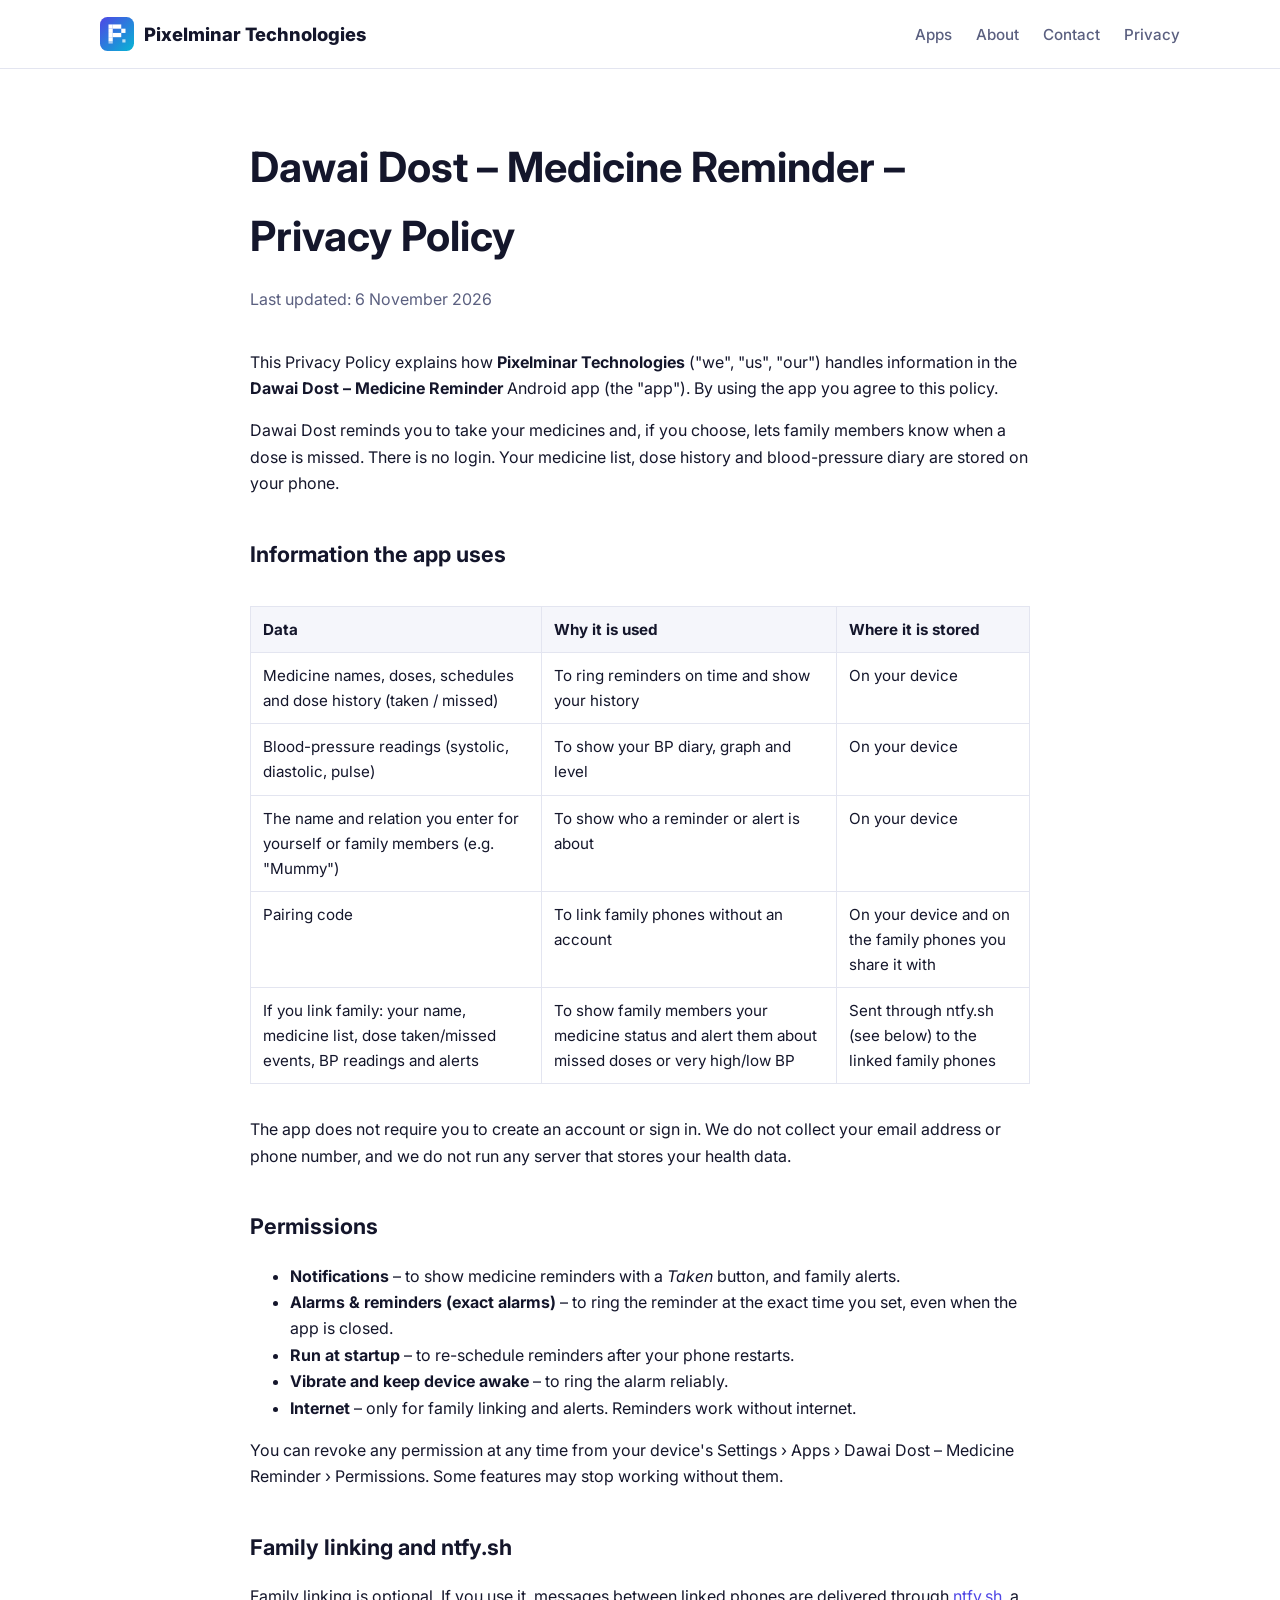
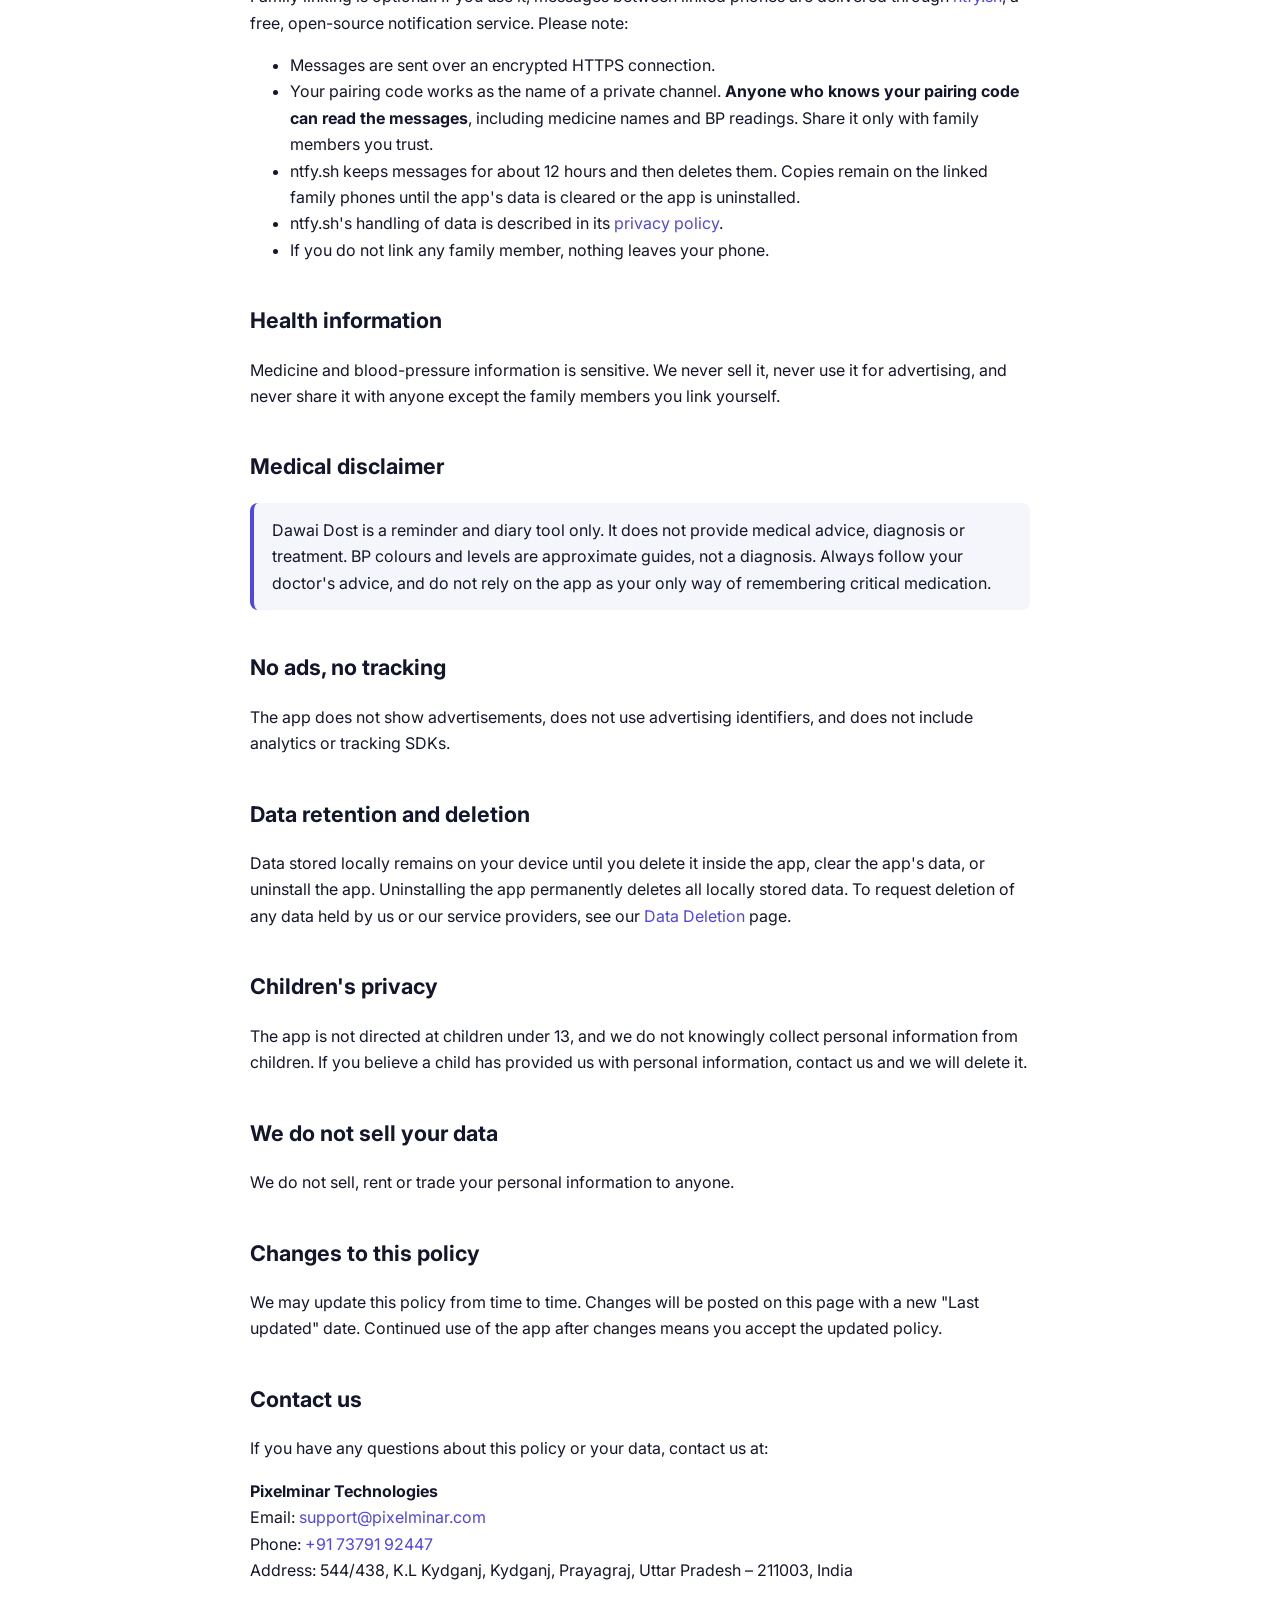
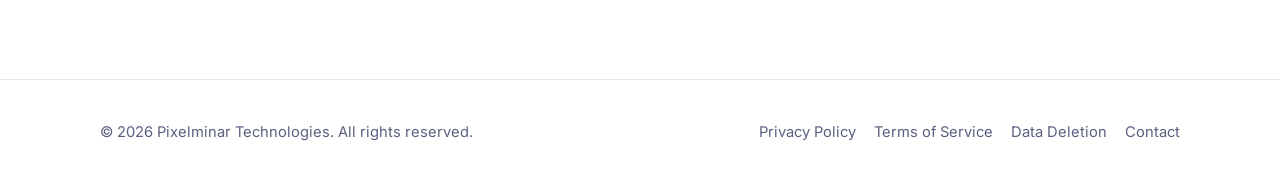
<file: privacy/med-reminder.html>
<!DOCTYPE html>
<html lang="en">
<head>
  <meta charset="UTF-8">
  <meta name="viewport" content="width=device-width, initial-scale=1.0">
  <title>Dawai Dost – Medicine Reminder – Privacy Policy – Pixelminar Technologies</title>
  <link rel="icon" href="../assets/logo.svg" type="image/svg+xml">
  <link rel="preconnect" href="https://fonts.googleapis.com">
  <link href="https://fonts.googleapis.com/css2?family=Inter:wght@400;500;600;700;800&display=swap" rel="stylesheet">
  <link rel="stylesheet" href="../assets/style.css">
</head>
<body>

<header class="site-header">
  <div class="container nav">
    <a href="../index.html" class="logo"><img src="../assets/logo.svg" alt="" width="34" height="34"> Pixelminar Technologies</a>
    <button class="nav-toggle" aria-label="Menu" onclick="document.querySelector('.nav-links').classList.toggle('open')">☰</button>
    <ul class="nav-links">
      <li><a href="../index.html#apps">Apps</a></li>
      <li><a href="../index.html#about">About</a></li>
      <li><a href="../index.html#contact">Contact</a></li>
      <li><a href="../privacy-policy.html">Privacy</a></li>
    </ul>
  </div>
</header>

<main class="legal">
  <div class="container">
    <h1>Dawai Dost – Medicine Reminder – Privacy Policy</h1>
    <p class="meta">Last updated: 6 November 2026</p>

    <p>This Privacy Policy explains how <strong>Pixelminar Technologies</strong> ("we", "us", "our") handles information in the <strong>Dawai Dost – Medicine Reminder</strong> Android app (the "app"). By using the app you agree to this policy.</p>
    <p>Dawai Dost reminds you to take your medicines and, if you choose, lets family members know when a dose is missed. There is no login. Your medicine list, dose history and blood-pressure diary are stored on your phone.</p>

    <h2>Information the app uses</h2>
    <div class="table-wrap">
      <table>
        <thead><tr><th>Data</th><th>Why it is used</th><th>Where it is stored</th></tr></thead>
        <tbody>
          <tr><td>Medicine names, doses, schedules and dose history (taken / missed)</td><td>To ring reminders on time and show your history</td><td>On your device</td></tr>
          <tr><td>Blood-pressure readings (systolic, diastolic, pulse)</td><td>To show your BP diary, graph and level</td><td>On your device</td></tr>
          <tr><td>The name and relation you enter for yourself or family members (e.g. "Mummy")</td><td>To show who a reminder or alert is about</td><td>On your device</td></tr>
          <tr><td>Pairing code</td><td>To link family phones without an account</td><td>On your device and on the family phones you share it with</td></tr>
          <tr><td>If you link family: your name, medicine list, dose taken/missed events, BP readings and alerts</td><td>To show family members your medicine status and alert them about missed doses or very high/low BP</td><td>Sent through ntfy.sh (see below) to the linked family phones</td></tr>
        </tbody>
      </table>
    </div>
    <p>The app does not require you to create an account or sign in. We do not collect your email address or phone number, and we do not run any server that stores your health data.</p>

    <h2>Permissions</h2>
    <ul>
      <li><strong>Notifications</strong> – to show medicine reminders with a <em>Taken</em> button, and family alerts.</li>
      <li><strong>Alarms &amp; reminders (exact alarms)</strong> – to ring the reminder at the exact time you set, even when the app is closed.</li>
      <li><strong>Run at startup</strong> – to re-schedule reminders after your phone restarts.</li>
      <li><strong>Vibrate and keep device awake</strong> – to ring the alarm reliably.</li>
      <li><strong>Internet</strong> – only for family linking and alerts. Reminders work without internet.</li>
    </ul>
    <p>You can revoke any permission at any time from your device's Settings › Apps › Dawai Dost – Medicine Reminder › Permissions. Some features may stop working without them.</p>

    <h2>Family linking and ntfy.sh</h2>
    <p>Family linking is optional. If you use it, messages between linked phones are delivered through <a href="https://ntfy.sh" target="_blank" rel="noopener">ntfy.sh</a>, a free, open-source notification service. Please note:</p>
    <ul>
      <li>Messages are sent over an encrypted HTTPS connection.</li>
      <li>Your pairing code works as the name of a private channel. <strong>Anyone who knows your pairing code can read the messages</strong>, including medicine names and BP readings. Share it only with family members you trust.</li>
      <li>ntfy.sh keeps messages for about 12 hours and then deletes them. Copies remain on the linked family phones until the app's data is cleared or the app is uninstalled.</li>
      <li>ntfy.sh's handling of data is described in its <a href="https://ntfy.sh/docs/privacy/" target="_blank" rel="noopener">privacy policy</a>.</li>
      <li>If you do not link any family member, nothing leaves your phone.</li>
    </ul>

    <h2>Health information</h2>
    <p>Medicine and blood-pressure information is sensitive. We never sell it, never use it for advertising, and never share it with anyone except the family members you link yourself.</p>

    <h2>Medical disclaimer</h2>
    <p class="note">Dawai Dost is a reminder and diary tool only. It does not provide medical advice, diagnosis or treatment. BP colours and levels are approximate guides, not a diagnosis. Always follow your doctor's advice, and do not rely on the app as your only way of remembering critical medication.</p>

    <h2>No ads, no tracking</h2>
    <p>The app does not show advertisements, does not use advertising identifiers, and does not include analytics or tracking SDKs.</p>

    <h2>Data retention and deletion</h2>
    <p>Data stored locally remains on your device until you delete it inside the app, clear the app's data, or uninstall the app. Uninstalling the app permanently deletes all locally stored data. To request deletion of any data held by us or our service providers, see our <a href="../data-deletion.html">Data Deletion</a> page.</p>

    <h2>Children's privacy</h2>
    <p>The app is not directed at children under 13, and we do not knowingly collect personal information from children. If you believe a child has provided us with personal information, contact us and we will delete it.</p>

    <h2>We do not sell your data</h2>
    <p>We do not sell, rent or trade your personal information to anyone.</p>

    <h2>Changes to this policy</h2>
    <p>We may update this policy from time to time. Changes will be posted on this page with a new "Last updated" date. Continued use of the app after changes means you accept the updated policy.</p>

    <h2>Contact us</h2>
    <p>If you have any questions about this policy or your data, contact us at:</p>
    <p><strong>Pixelminar Technologies</strong><br>
    Email: <a href="mailto:support@pixelminar.com">support@pixelminar.com</a><br>
    Phone: <a href="tel:+917379192447">+91 73791 92447</a><br>
    Address: 544/438, K.L Kydganj, Kydganj, Prayagraj, Uttar Pradesh – 211003, India</p>

  </div>
</main>

<footer class="site-footer">
  <div class="container footer-grid">
    <div>© 2026 Pixelminar Technologies. All rights reserved.</div>
    <div class="footer-links">
      <a href="../privacy-policy.html">Privacy Policy</a>
      <a href="../terms.html">Terms of Service</a>
      <a href="../data-deletion.html">Data Deletion</a>
      <a href="../index.html#contact">Contact</a>
    </div>
  </div>
</footer>
</body>
</html>
</file>
<file: assets/style.css>
:root {
  --bg: #ffffff;
  --bg-soft: #f5f6fb;
  --text: #14162b;
  --muted: #5b6080;
  --border: #e3e5f0;
  --brand: #4f46e5;
  --brand-2: #06b6d4;
  --card: #ffffff;
  --radius: 16px;
  --max: 1120px;
}
@media (prefers-color-scheme: dark) {
  :root {
    --bg: #0d0f1c;
    --bg-soft: #141729;
    --text: #eceefb;
    --muted: #a3a8c6;
    --border: #262a45;
    --brand: #818cf8;
    --brand-2: #22d3ee;
    --card: #161a2e;
  }
}
* { box-sizing: border-box; }
html { scroll-behavior: smooth; }
body {
  margin: 0;
  font-family: "Inter", system-ui, -apple-system, "Segoe UI", Roboto, sans-serif;
  background: var(--bg);
  color: var(--text);
  line-height: 1.65;
  -webkit-font-smoothing: antialiased;
}
a { color: var(--brand); text-decoration: none; }
a:hover { text-decoration: underline; }
img, svg { max-width: 100%; }
.container { max-width: var(--max); margin: 0 auto; padding: 0 20px; }

/* Header */
.site-header {
  position: sticky; top: 0; z-index: 10;
  background: color-mix(in srgb, var(--bg) 85%, transparent);
  backdrop-filter: blur(10px);
  border-bottom: 1px solid var(--border);
}
.nav { display: flex; align-items: center; justify-content: space-between; height: 68px; gap: 16px; }
.logo { display: flex; align-items: center; gap: 10px; font-weight: 800; font-size: 1.15rem; color: var(--text); }
.logo:hover { text-decoration: none; }
.logo svg { width: 34px; height: 34px; }
.nav-links { display: flex; gap: 24px; list-style: none; margin: 0; padding: 0; }
.nav-links a { color: var(--muted); font-weight: 500; font-size: .95rem; }
.nav-links a:hover { color: var(--text); text-decoration: none; }
.nav-toggle { display: none; background: none; border: 1px solid var(--border); border-radius: 10px; padding: 6px 10px; color: var(--text); font-size: 1.1rem; cursor: pointer; }
@media (max-width: 760px) {
  .nav-toggle { display: block; }
  .nav-links {
    display: none; position: absolute; top: 68px; left: 0; right: 0;
    flex-direction: column; gap: 0; background: var(--bg); border-bottom: 1px solid var(--border);
  }
  .nav-links.open { display: flex; }
  .nav-links a { display: block; padding: 14px 20px; }
}

/* Hero */
.hero { padding: 96px 0 80px; background:
  radial-gradient(600px 300px at 15% 0%, color-mix(in srgb, var(--brand) 18%, transparent), transparent),
  radial-gradient(500px 280px at 90% 20%, color-mix(in srgb, var(--brand-2) 16%, transparent), transparent); }
.eyebrow { display: inline-block; font-size: .8rem; font-weight: 700; letter-spacing: .08em; text-transform: uppercase; color: var(--brand); background: color-mix(in srgb, var(--brand) 12%, transparent); padding: 6px 12px; border-radius: 999px; }
.hero h1 { font-size: clamp(2.2rem, 5vw, 3.6rem); line-height: 1.12; margin: 18px 0 18px; letter-spacing: -.02em; }
.hero h1 span { background: linear-gradient(90deg, var(--brand), var(--brand-2)); -webkit-background-clip: text; background-clip: text; color: transparent; }
.hero p { font-size: 1.15rem; color: var(--muted); max-width: 640px; }
.btns { display: flex; gap: 12px; flex-wrap: wrap; margin-top: 30px; }
.btn { display: inline-block; padding: 12px 22px; border-radius: 12px; font-weight: 600; border: 1px solid var(--border); color: var(--text); }
.btn:hover { text-decoration: none; border-color: var(--brand); }
.btn-primary { background: var(--brand); border-color: var(--brand); color: #fff; }
.btn-primary:hover { opacity: .92; }

/* Sections */
section { padding: 80px 0; }
.section-soft { background: var(--bg-soft); }
.section-title { font-size: clamp(1.7rem, 3.2vw, 2.3rem); margin: 0 0 10px; letter-spacing: -.01em; }
.section-sub { color: var(--muted); margin: 0 0 40px; max-width: 640px; }

.grid { display: grid; gap: 22px; grid-template-columns: repeat(auto-fit, minmax(280px, 1fr)); }
.card { background: var(--card); border: 1px solid var(--border); border-radius: var(--radius); padding: 28px; }
.app-card { display: flex; flex-direction: column; gap: 12px; }
.app-icon { width: 56px; height: 56px; border-radius: 14px; display: grid; place-items: center; color: #fff; }
.app-icon svg { width: 30px; height: 30px; }
.app-card h3 { margin: 6px 0 0; font-size: 1.25rem; }
.app-card p { margin: 0; color: var(--muted); }
.app-card ul { margin: 4px 0 0; padding-left: 18px; color: var(--muted); font-size: .95rem; }
.app-card .links { margin-top: auto; padding-top: 12px; display: flex; gap: 16px; flex-wrap: wrap; font-size: .92rem; font-weight: 600; }
.badge { align-self: flex-start; font-size: .75rem; font-weight: 600; padding: 4px 10px; border-radius: 999px; background: color-mix(in srgb, var(--brand-2) 15%, transparent); color: var(--text); }

.values .card h3 { margin: 0 0 6px; font-size: 1.1rem; }
.values .card p { margin: 0; color: var(--muted); }

.contact-list { list-style: none; padding: 0; margin: 0; display: grid; gap: 18px; }
.contact-list li { display: flex; gap: 14px; align-items: flex-start; }
.contact-list .k { font-weight: 700; min-width: 90px; }
.contact-list .v { color: var(--muted); }

/* Legal pages */
.legal { padding: 64px 0 80px; }
.legal .container { max-width: 820px; }
.legal h1 { font-size: clamp(1.9rem, 4vw, 2.6rem); margin: 0 0 6px; }
.legal .meta { color: var(--muted); margin-bottom: 36px; }
.legal h2 { margin-top: 40px; font-size: 1.35rem; }
.legal h3 { margin-top: 24px; font-size: 1.08rem; }
.legal p, .legal li { color: var(--text); }
.legal table { width: 100%; border-collapse: collapse; margin: 16px 0; font-size: .95rem; }
.legal th, .legal td { text-align: left; padding: 10px 12px; border: 1px solid var(--border); vertical-align: top; }
.legal th { background: var(--bg-soft); }
.table-wrap { overflow-x: auto; }
.note { background: var(--bg-soft); border-left: 4px solid var(--brand); padding: 14px 18px; border-radius: 8px; }

/* Footer */
.site-footer { border-top: 1px solid var(--border); padding: 40px 0; color: var(--muted); font-size: .92rem; }
.footer-grid { display: flex; flex-wrap: wrap; justify-content: space-between; gap: 24px; }
.footer-links { display: flex; flex-wrap: wrap; gap: 18px; }
.footer-links a { color: var(--muted); }

/* Featured app showcase */
.showcase { padding-top: 72px; }
.showcase-head { display: flex; gap: 24px; align-items: flex-start; }
.showcase-icon { border-radius: 22px; flex-shrink: 0; box-shadow: 0 8px 24px rgba(0,0,0,.15); }
.showcase .section-title { margin-top: 12px; }
.showcase .section-sub { margin-bottom: 0; }
.showcase .btns { margin-top: 20px; }
@media (max-width: 600px) { .showcase-head { flex-direction: column; } .showcase-icon { width: 72px; height: 72px; } }
.shots { display: flex; align-items: flex-start; gap: 16px; overflow-x: auto; padding: 36px 2px 20px; scroll-snap-type: x mandatory; }
.shots img { width: 220px; height: auto; flex-shrink: 0; border-radius: 18px; border: 1px solid var(--border); scroll-snap-align: start; }
.features { margin-top: 24px; }
.features .card { padding: 24px; }
.features h3 { margin: 8px 0 6px; font-size: 1.05rem; }
.features p { margin: 0; color: var(--muted); font-size: .95rem; }
.f-ico { font-size: 1.6rem; line-height: 1; }
.fine { color: var(--muted); font-size: .9rem; margin-top: 24px; }
img.app-icon { border-radius: 14px; }
section[id] { scroll-margin-top: 68px; }

/* Imam Direct highlight */
.imam-connect { --teal: #13a89a; padding: 72px 0; border-top: 1px solid var(--border);
  background: radial-gradient(700px 320px at 10% 0%, color-mix(in srgb, var(--teal) 16%, transparent), transparent),
              radial-gradient(600px 300px at 95% 30%, color-mix(in srgb, #f6a98a 18%, transparent), transparent); }
.imam-connect .section-title { margin-top: 12px; }
.imam-connect .section-sub { margin-bottom: 0; }
.eyebrow-imam { color: #0e8a7e; background: color-mix(in srgb, #13a89a 14%, transparent); }
.imam-connect .features .card { border-color: color-mix(in srgb, #13a89a 30%, var(--border)); }
.btn-imam { border-color: #13a89a; color: #0e8a7e; font-weight: 700; }
.btn-imam:hover { background: color-mix(in srgb, #13a89a 10%, transparent); border-color: #13a89a; }
@media (prefers-color-scheme: dark) { .eyebrow-imam, .btn-imam { color: #4fd1c2; } }
</file>
